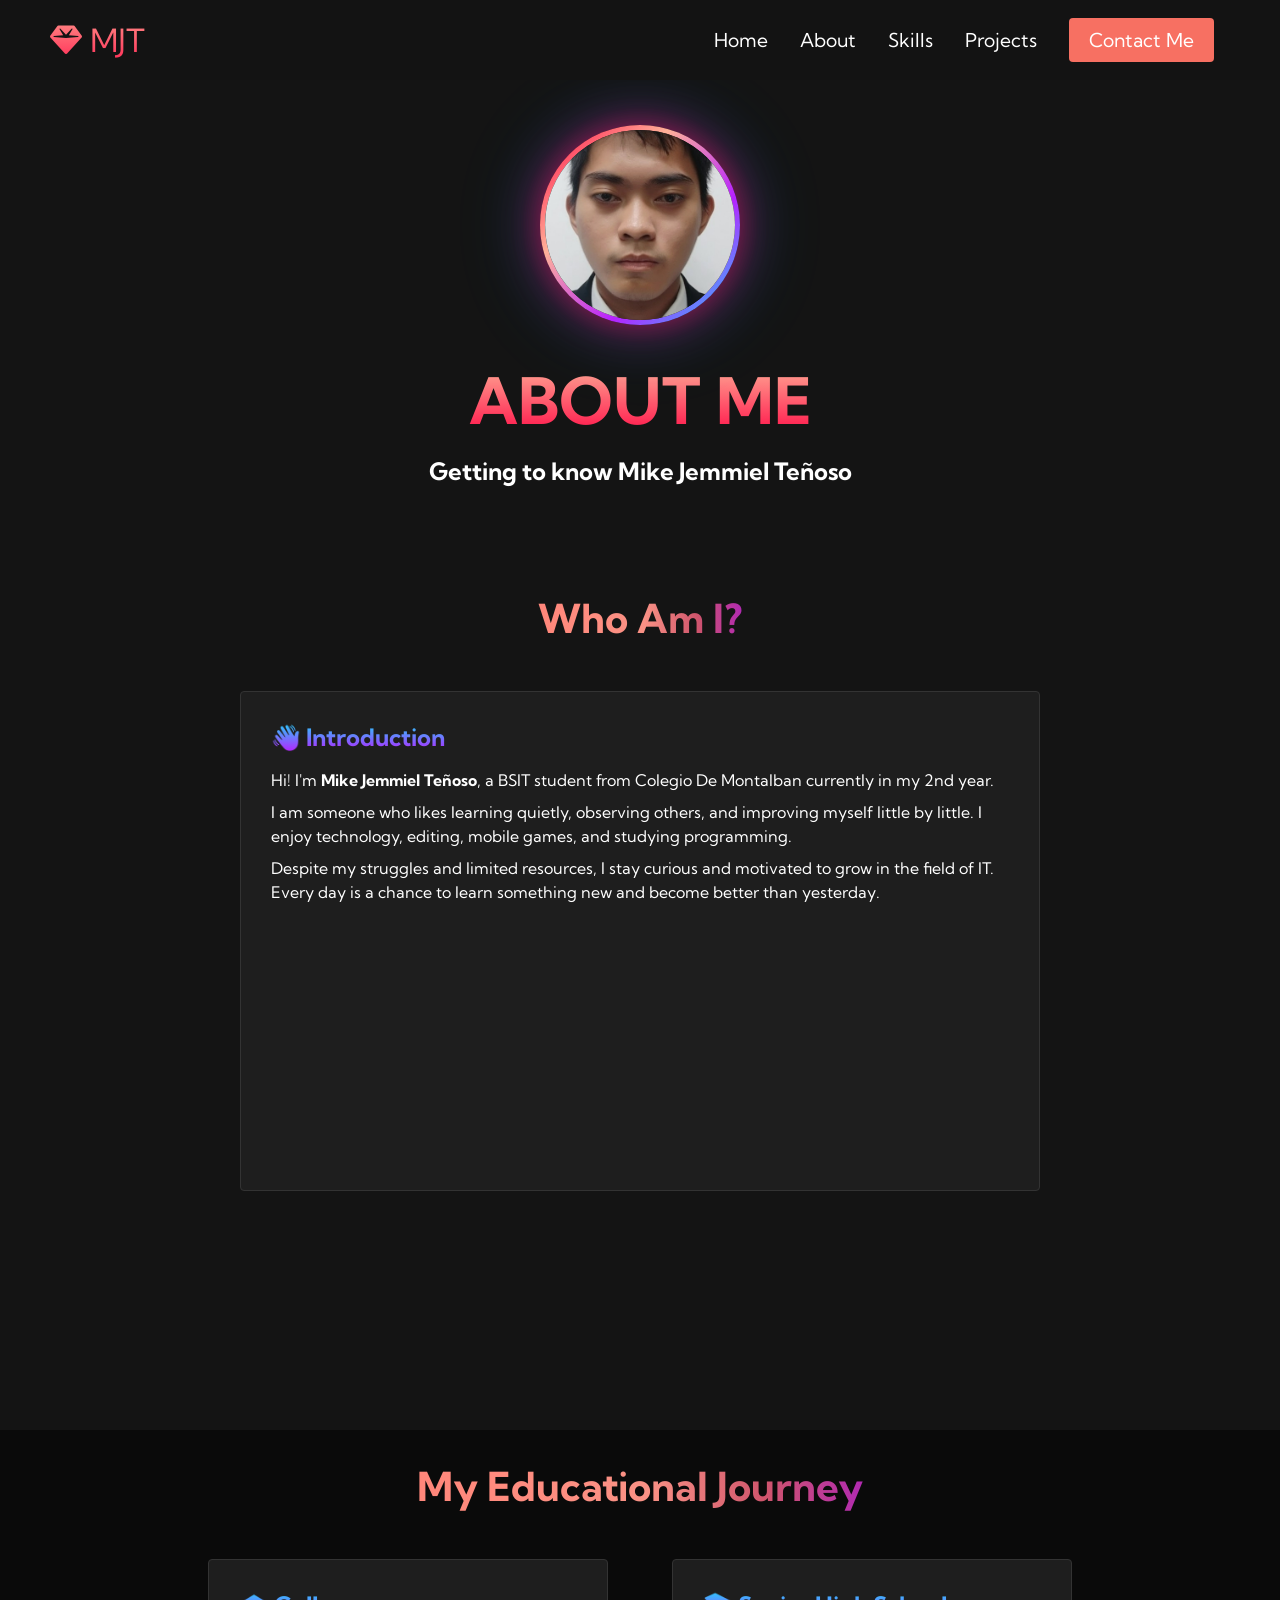
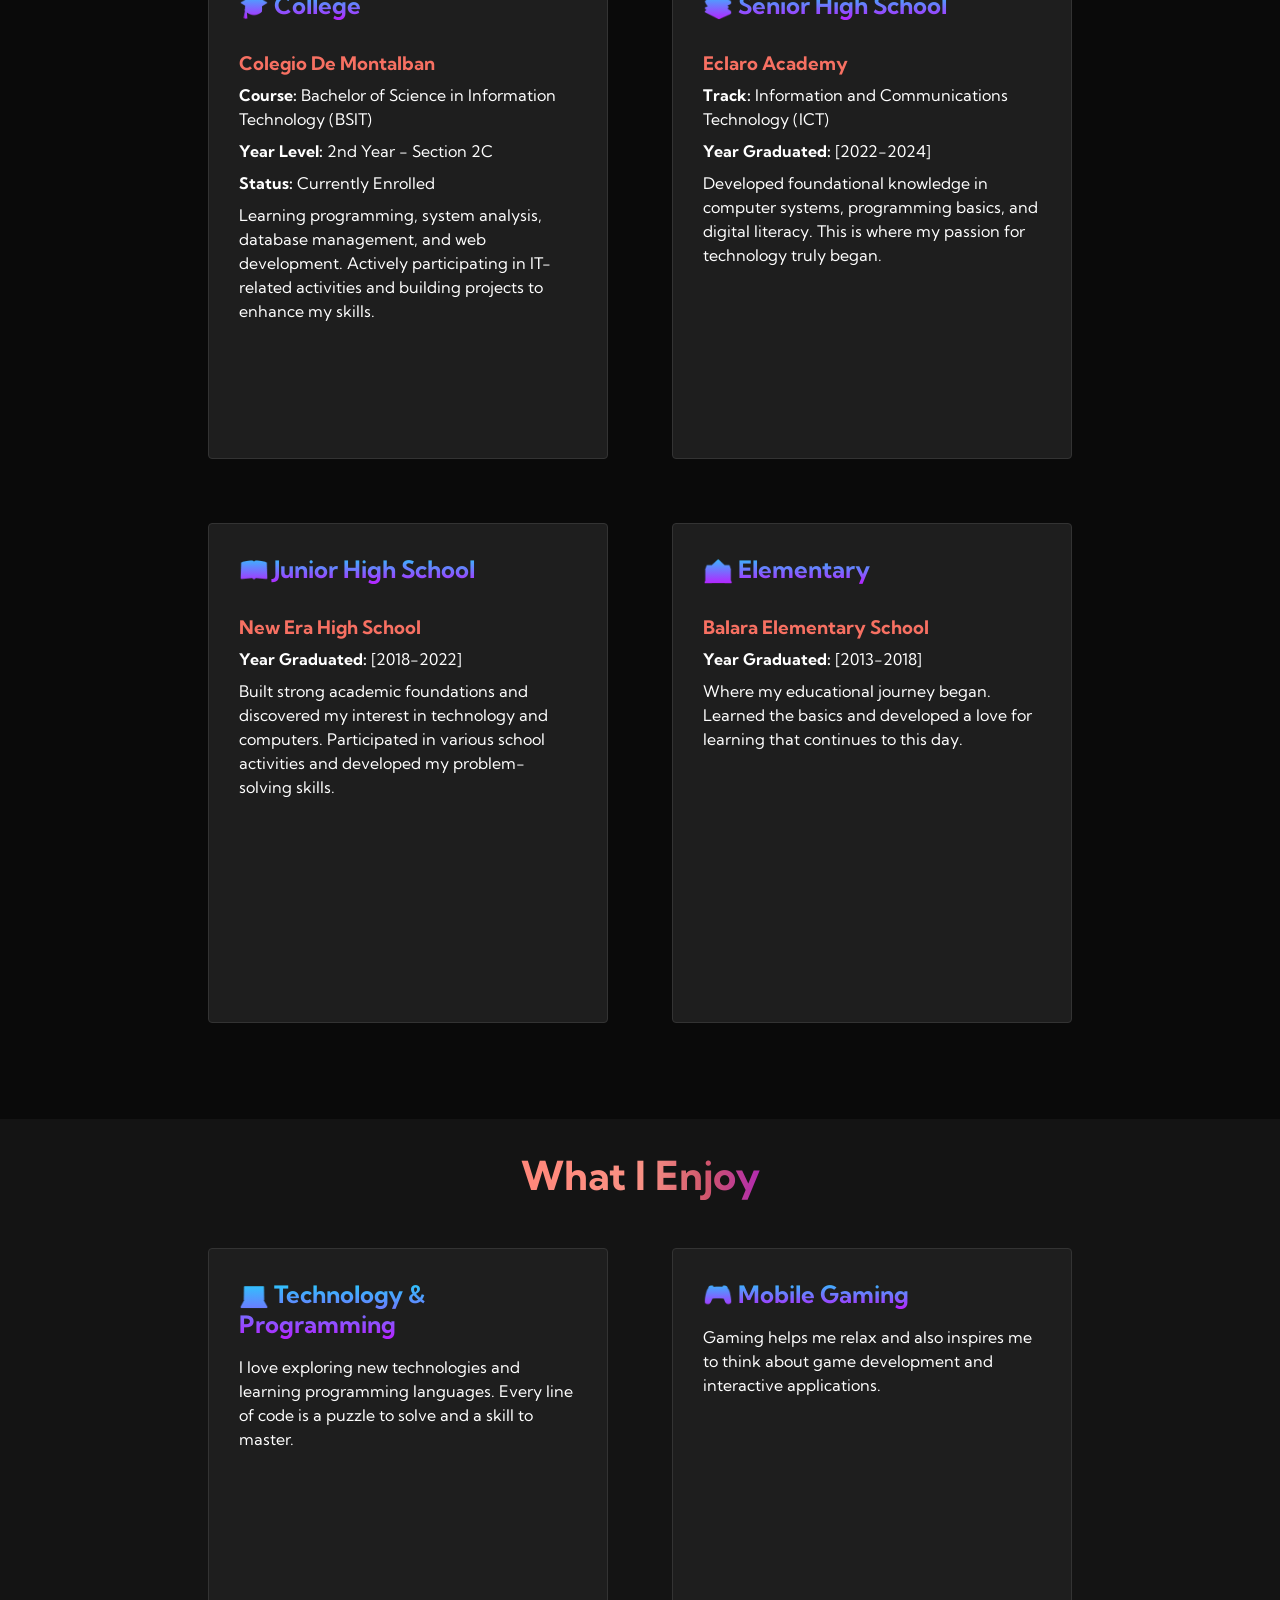
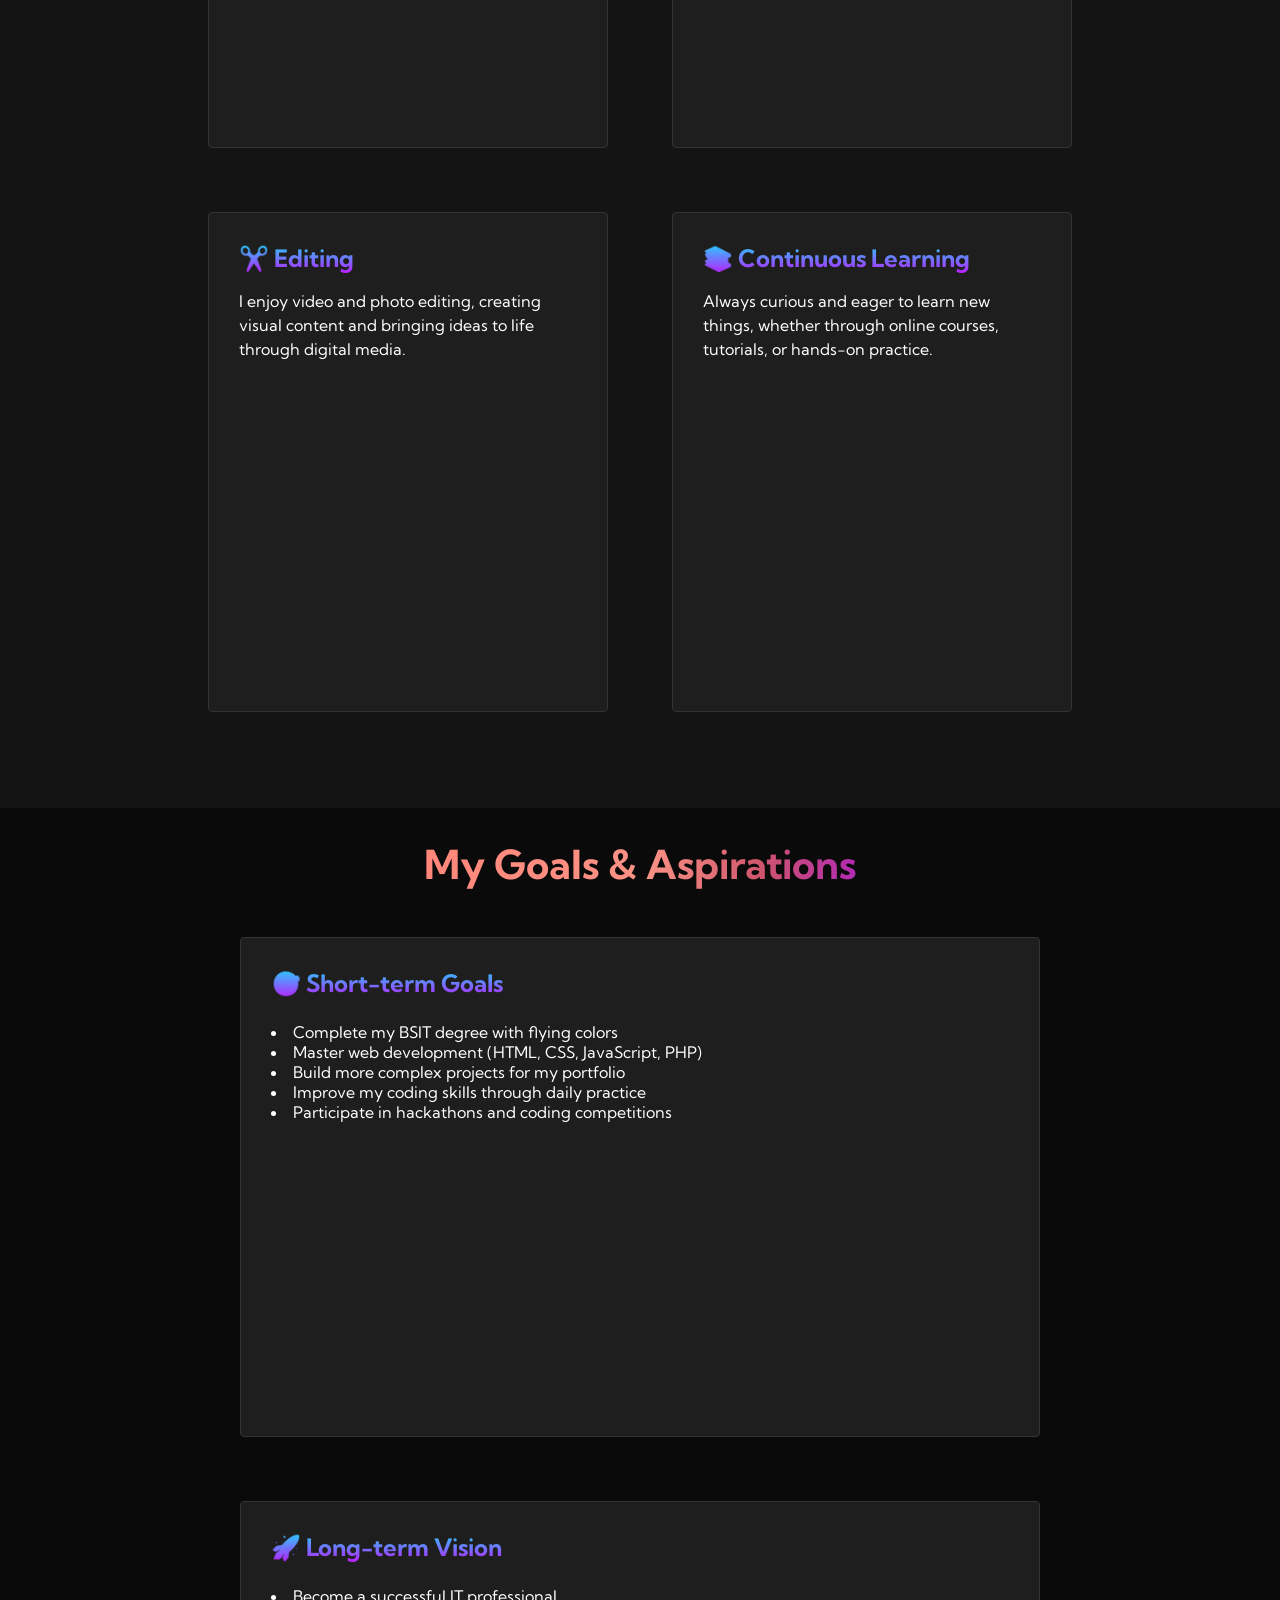
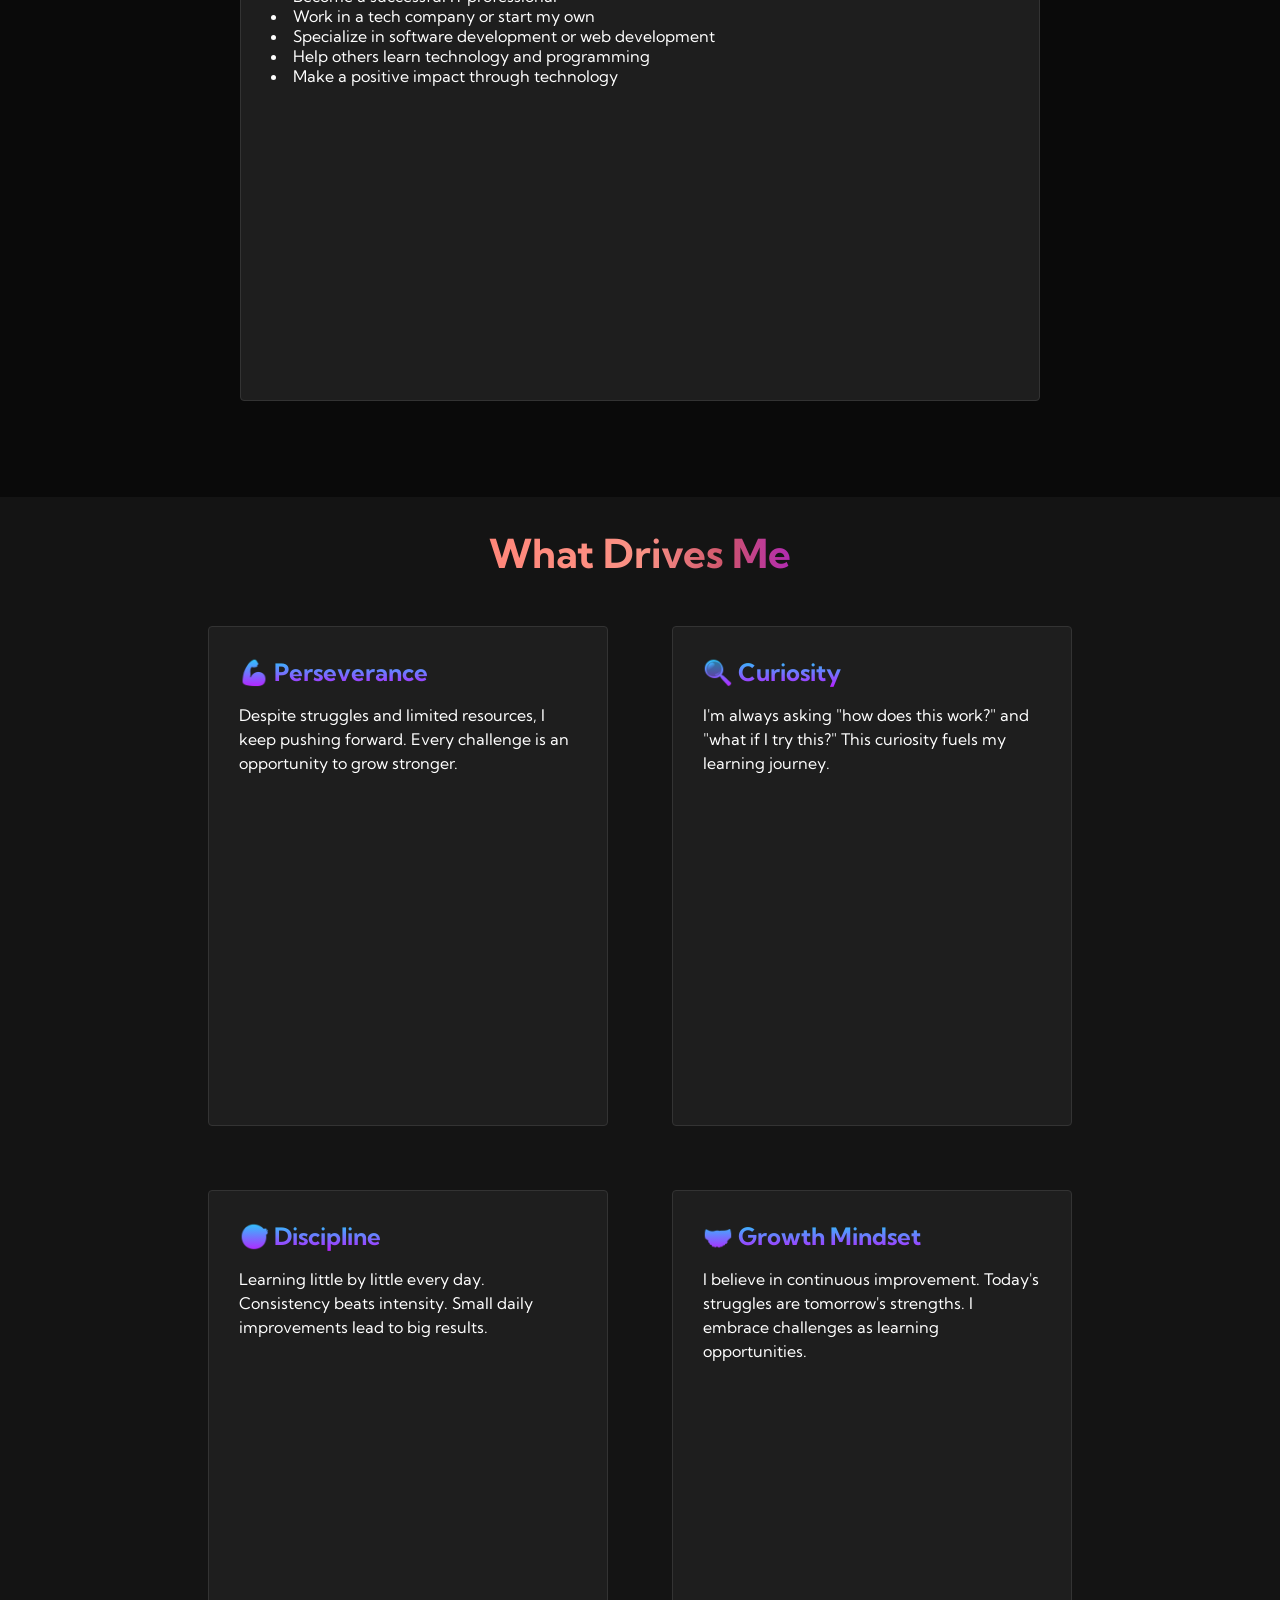
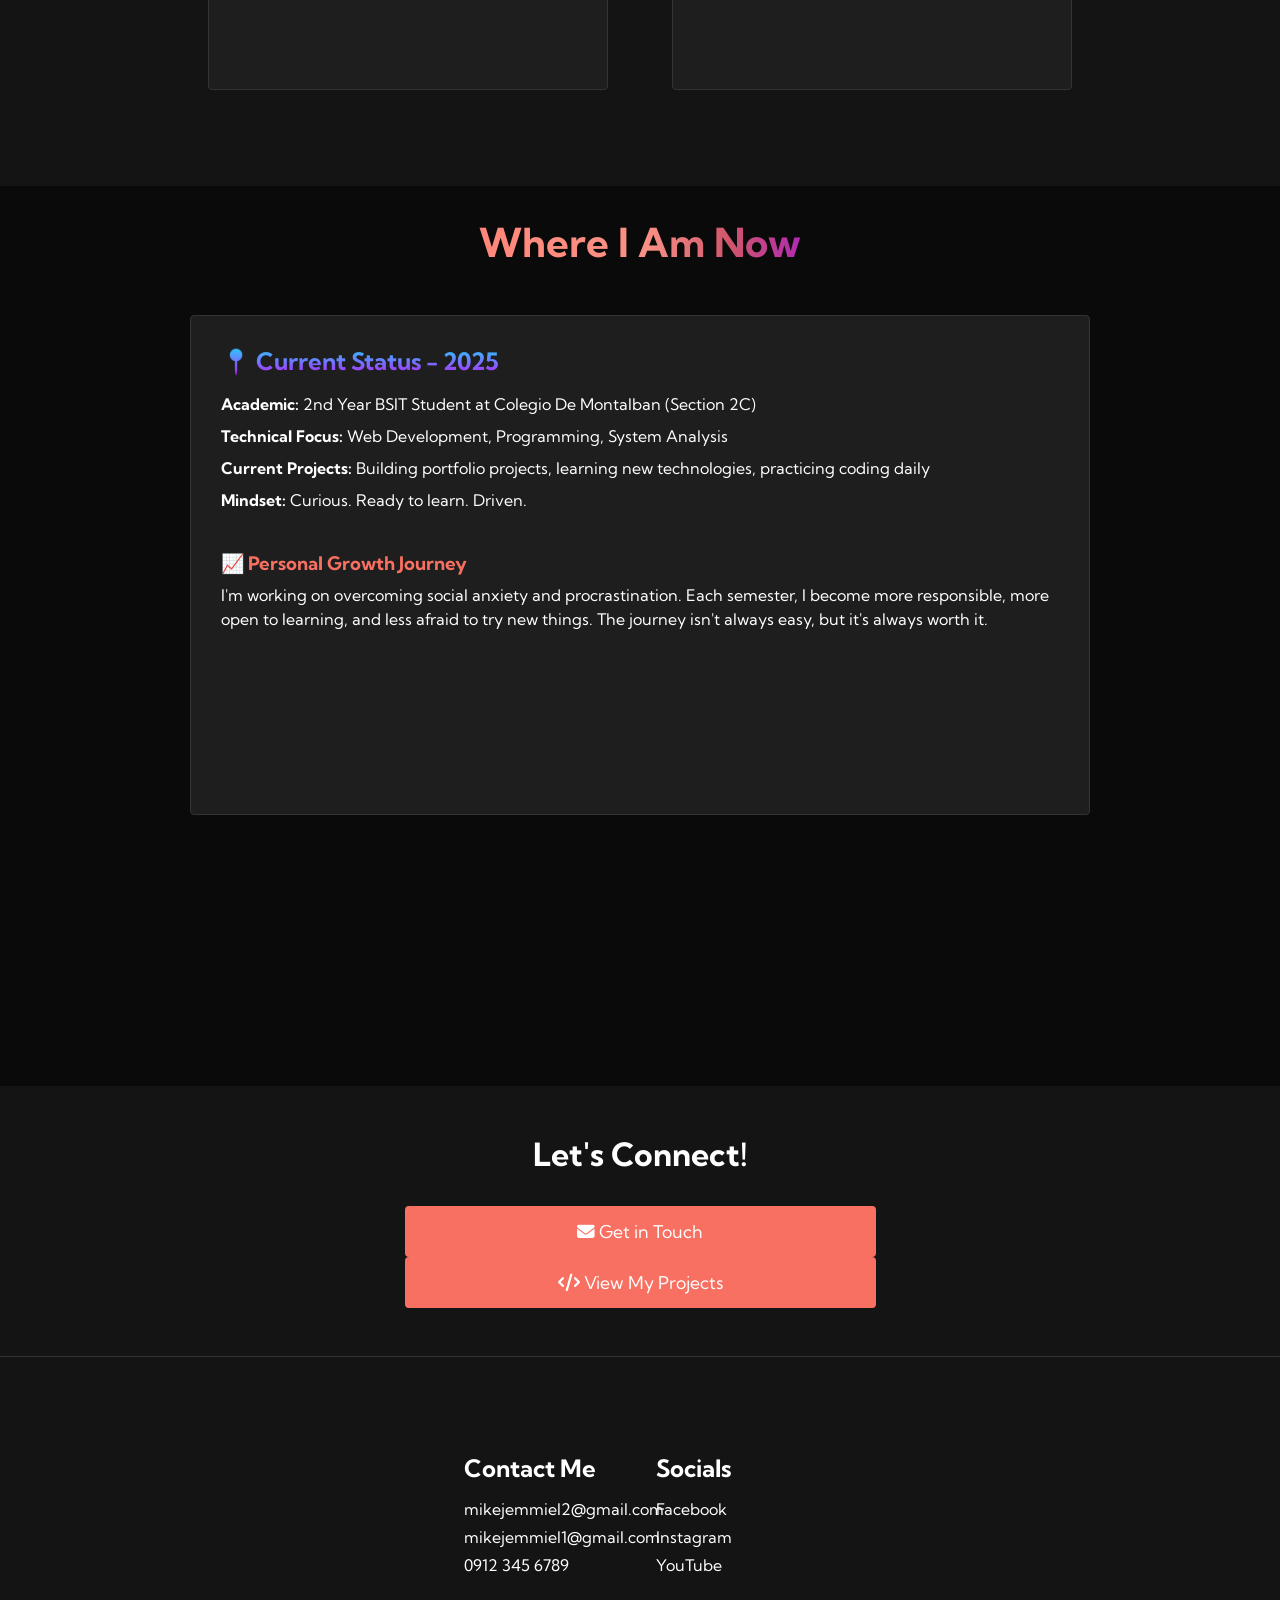
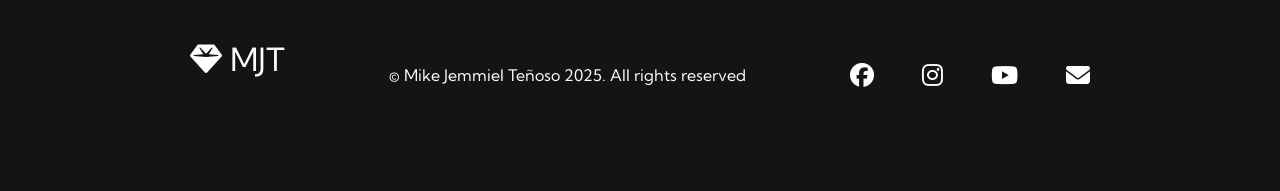
<file: about.html>
<!DOCTYPE html>
<html lang="en">

<head>
    <meta charset="UTF-8" />
    <meta name="viewport" content="width=device-width, initial-scale=1.0, maximum-scale=1" />
    <meta property="og:title" content="About Me | Mike Jemmiel Teñoso" />
    <meta property="og:description" content="Learn more about Mike Jemmiel Teñoso – BSIT Student" />
    
    <!-- Fonts -->
    <link rel="preconnect" href="https://fonts.googleapis.com">
    <link rel="preconnect" href="https://fonts.gstatic.com" crossorigin>
    <link href="https://fonts.googleapis.com/css2?family=Kumbh+Sans:wght@300;400;700&display=swap" rel="stylesheet">

    <!-- Font Awesome -->
    <link rel="stylesheet" href="https://cdnjs.cloudflare.com/ajax/libs/font-awesome/6.4.0/css/all.min.css">

    <!-- Custom CSS -->
    <link rel="stylesheet" href="custom.css">

    <title>About Me | Mike Jemmiel Teñoso</title>
</head>

<body>
    <!-- Navbar Section -->
    <nav class="navbar">
        <div class="navbar__container">
            <a href="index.html" class="navbar__logo" id="navbar__logo">
                <i class="fas fa-gem"></i> MJT
            </a>

            <div class="navbar__toggle" id="mobile-menu">
                <span class="bar"></span>
                <span class="bar"></span>
                <span class="bar"></span>
            </div>

            <ul class="navbar__menu">
    <li class="navbar__item"><a href="index.html" class="navbar__links">Home</a></li>
    <li class="navbar__item"><a href="about.html" class="navbar__links">About</a></li>
    <li class="navbar__item"><a href="skills.html" class="navbar__links">Skills</a></li>
    <li class="navbar__item"><a href="projects.html" class="navbar__links">Projects</a></li>
    <li class="navbar__btn"><a href="index.html#contact" class="button">Contact Me</a></li>
            </ul>
        </div>
    </nav>

    <!-- About Hero Section -->
    <div class="main" style="height: 50vh;">
        <div class="main__container" style="height: 50vh; grid-template-columns: 1fr;">
            <div class="main__content" style="text-align: center;">
                <div class="profile__photo-container">
                    <img src="mikephoto.jpg" alt="Mike Jemmiel Teñoso" class="profile__photo" />
                </div>
                <h1>ABOUT ME</h1>
                <p style="font-size: 1.5rem; margin-top: 1rem;">Getting to know Mike Jemmiel Teñoso</p>
            </div>
        </div>
    </div>

    <!-- Who Am I Section -->
    <div class="services" style="padding-top: 2rem;">
        <h1>Who Am I?</h1>
        <div class="services__container">
            <div class="services__card" style="width: 100%; max-width: 800px;">
                <h2>👋 Introduction</h2>
                <p>Hi! I'm <strong>Mike Jemmiel Teñoso</strong>, a BSIT student from Colegio De Montalban currently in my 2nd year.</p>
                <p>I am someone who likes learning quietly, observing others, and improving myself little by little. I enjoy technology, editing, mobile games, and studying programming.</p>
                <p>Despite my struggles and limited resources, I stay curious and motivated to grow in the field of IT. Every day is a chance to learn something new and become better than yesterday.</p>
            </div>
        </div>
    </div>

    <!-- Educational Journey Section -->
    <div class="services" style="background: #0a0a0a;">
        <h1>My Educational Journey</h1>
        <div class="services__container">
            
            <!-- College -->
            <div class="services__card">
                <h2>🎓 College</h2>
                <h3>Colegio De Montalban</h3>
                <p><strong>Course:</strong> Bachelor of Science in Information Technology (BSIT)</p>
                <p><strong>Year Level:</strong> 2nd Year - Section 2C</p>
                <p><strong>Status:</strong> Currently Enrolled</p>
                <p>Learning programming, system analysis, database management, and web development. Actively participating in IT-related activities and building projects to enhance my skills.</p>
            </div>

            <!-- Senior High School -->
            <div class="services__card">
                <h2>📚 Senior High School</h2>
                <h3>Eclaro Academy</h3>
                <p><strong>Track:</strong> Information and Communications Technology (ICT)</p>
                <p><strong>Year Graduated:</strong> [2022-2024]</p>
                <p>Developed foundational knowledge in computer systems, programming basics, and digital literacy. This is where my passion for technology truly began.</p>
            </div>

            <!-- Junior High School -->
            <div class="services__card">
                <h2>📖 Junior High School</h2>
                <h3>New Era High School</h3>
                <p><strong>Year Graduated:</strong> [2018-2022]</p>
                <p>Built strong academic foundations and discovered my interest in technology and computers. Participated in various school activities and developed my problem-solving skills.</p>
            </div>

            <!-- Elementary -->
            <div class="services__card">
                <h2>🏫 Elementary</h2>
                <h3>Balara Elementary School</h3>
                <p><strong>Year Graduated:</strong> [2013-2018]</p>
                <p>Where my educational journey began. Learned the basics and developed a love for learning that continues to this day.</p>
            </div>

        </div>
    </div>

    <!-- Personal Interests Section -->
    <div class="services">
        <h1>What I Enjoy</h1>
        <div class="services__container">
            
            <div class="services__card">
                <h2>💻 Technology & Programming</h2>
                <p>I love exploring new technologies and learning programming languages. Every line of code is a puzzle to solve and a skill to master.</p>
            </div>

            <div class="services__card">
                <h2>🎮 Mobile Gaming</h2>
                <p>Gaming helps me relax and also inspires me to think about game development and interactive applications.</p>
            </div>

            <div class="services__card">
                <h2>✂️ Editing</h2>
                <p>I enjoy video and photo editing, creating visual content and bringing ideas to life through digital media.</p>
            </div>

            <div class="services__card">
                <h2>📚 Continuous Learning</h2>
                <p>Always curious and eager to learn new things, whether through online courses, tutorials, or hands-on practice.</p>
            </div>

        </div>
    </div>

    <!-- Goals & Aspirations Section -->
    <div class="services" style="background: #0a0a0a;">
        <h1>My Goals & Aspirations</h1>
        <div class="services__container">
            
            <div class="services__card" style="width: 100%; max-width: 800px;">
                <h2>🎯 Short-term Goals</h2>
                <ul>
                    <li>Complete my BSIT degree with flying colors</li>
                    <li>Master web development (HTML, CSS, JavaScript, PHP)</li>
                    <li>Build more complex projects for my portfolio</li>
                    <li>Improve my coding skills through daily practice</li>
                    <li>Participate in hackathons and coding competitions</li>
                </ul>
            </div>

            <div class="services__card" style="width: 100%; max-width: 800px;">
                <h2>🚀 Long-term Vision</h2>
                <ul>
                    <li>Become a successful IT professional</li>
                    <li>Work in a tech company or start my own</li>
                    <li>Specialize in software development or web development</li>
                    <li>Help others learn technology and programming</li>
                    <li>Make a positive impact through technology</li>
                </ul>
            </div>

        </div>
    </div>

    <!-- Personal Values Section -->
    <div class="services">
        <h1>What Drives Me</h1>
        <div class="services__container">
            
            <div class="services__card">
                <h2>💪 Perseverance</h2>
                <p>Despite struggles and limited resources, I keep pushing forward. Every challenge is an opportunity to grow stronger.</p>
            </div>

            <div class="services__card">
                <h2>🔍 Curiosity</h2>
                <p>I'm always asking "how does this work?" and "what if I try this?" This curiosity fuels my learning journey.</p>
            </div>

            <div class="services__card">
                <h2>🎯 Discipline</h2>
                <p>Learning little by little every day. Consistency beats intensity. Small daily improvements lead to big results.</p>
            </div>

            <div class="services__card">
                <h2>🤝 Growth Mindset</h2>
                <p>I believe in continuous improvement. Today's struggles are tomorrow's strengths. I embrace challenges as learning opportunities.</p>
            </div>

        </div>
    </div>

    <!-- Current Status Section -->
    <div class="services" style="background: #0a0a0a;">
        <h1>Where I Am Now</h1>
        <div class="services__container">
            <div class="services__card" style="width: 100%; max-width: 900px;">
                <h2>📍 Current Status - 2025</h2>
                <p><strong>Academic:</strong> 2nd Year BSIT Student at Colegio De Montalban (Section 2C)</p>
                <p><strong>Technical Focus:</strong> Web Development, Programming, System Analysis</p>
                <p><strong>Current Projects:</strong> Building portfolio projects, learning new technologies, practicing coding daily</p>
                <p><strong>Mindset:</strong> Curious. Ready to learn. Driven.</p>
                
                <h3 style="margin-top: 2rem; color: #f77062;">📈 Personal Growth Journey</h3>
                <p>I'm working on overcoming social anxiety and procrastination. Each semester, I become more responsible, more open to learning, and less afraid to try new things. The journey isn't always easy, but it's always worth it.</p>
            </div>
        </div>
    </div>

    <!-- Call to Action -->
    <div class="services" style="padding: 3rem 0; min-height: auto;">
        <div style="text-align: center;">
            <h2 style="color: white; margin-bottom: 2rem; font-size: 2rem;">Let's Connect!</h2>
            <a href="index.html#contact" class="button" style="display: inline-block; padding: 15px 40px; font-size: 1.1rem; text-decoration: none; margin-right: 1rem;">
                <i class="fas fa-envelope"></i> Get in Touch
            </a>
            <a href="projects.html" class="button" style="display: inline-block; padding: 15px 40px; font-size: 1.1rem; text-decoration: none;">
                <i class="fas fa-code"></i> View My Projects
            </a>
        </div>
    </div>

    <!-- Footer Section -->
    <div class="footer__container" id="contact">
        <div class="footer__links">
            <div class="footer__link-wrapper">
                <div class="footer__link-items">
                    <h2>Contact Me</h2>
                    <a href="mailto:mikejemmiel2@gmail.com">mikejemmiel2@gmail.com</a>
                    <a href="mailto:mikejemmiel1@gmail.com">mikejemmiel1@gmail.com</a>
                    <a href="tel:+639000000000">0912 345 6789</a>
                </div>
                <div class="footer__link-items">
                    <h2>Socials</h2>
                    <a href="https://www.facebook.com/mikejemmiel.tenoso" target="_blank">Facebook</a>
                    <a href="https://www.instagram.com/dankunwel12" target="_blank">Instagram</a>
                    <a href="https://youtube.com/@mikejemmieltenoso3685" target="_blank">YouTube</a>
                </div>
            </div>
        </div>
        <section class="social__media">
            <div class="social__media-wrap">
                <div class="footer__logo">
                    <a href="index.html" id="footer__logo"><i class="fas fa-gem"></i> MJT</a>
                </div>
                <p class="website__rights">© Mike Jemmiel Teñoso 2025. All rights reserved</p>
                <div class="social__icons">
                    <a href="https://www.facebook.com/mikejemmiel.tenoso" class="social__icon-link" target="_blank">
                        <i class="fab fa-facebook"></i>
                    </a>
                    <a href="https://www.instagram.com/dankunwel12" class="social__icon-link" target="_blank">
                        <i class="fab fa-instagram"></i>
                    </a>
                    <a href="https://youtube.com/@mikejemmieltenoso3685" class="social__icon-link" target="_blank">
                        <i class="fab fa-youtube"></i>
                    </a>
                    <a href="mailto:mikejemmiel2@gmail.com" class="social__icon-link">
                        <i class="fas fa-envelope"></i>
                    </a>
                </div>
            </div>
        </section>
    </div>

    <!-- Main Script -->
    <script src="ey.js"></script>
</body>
  </html>
</file>
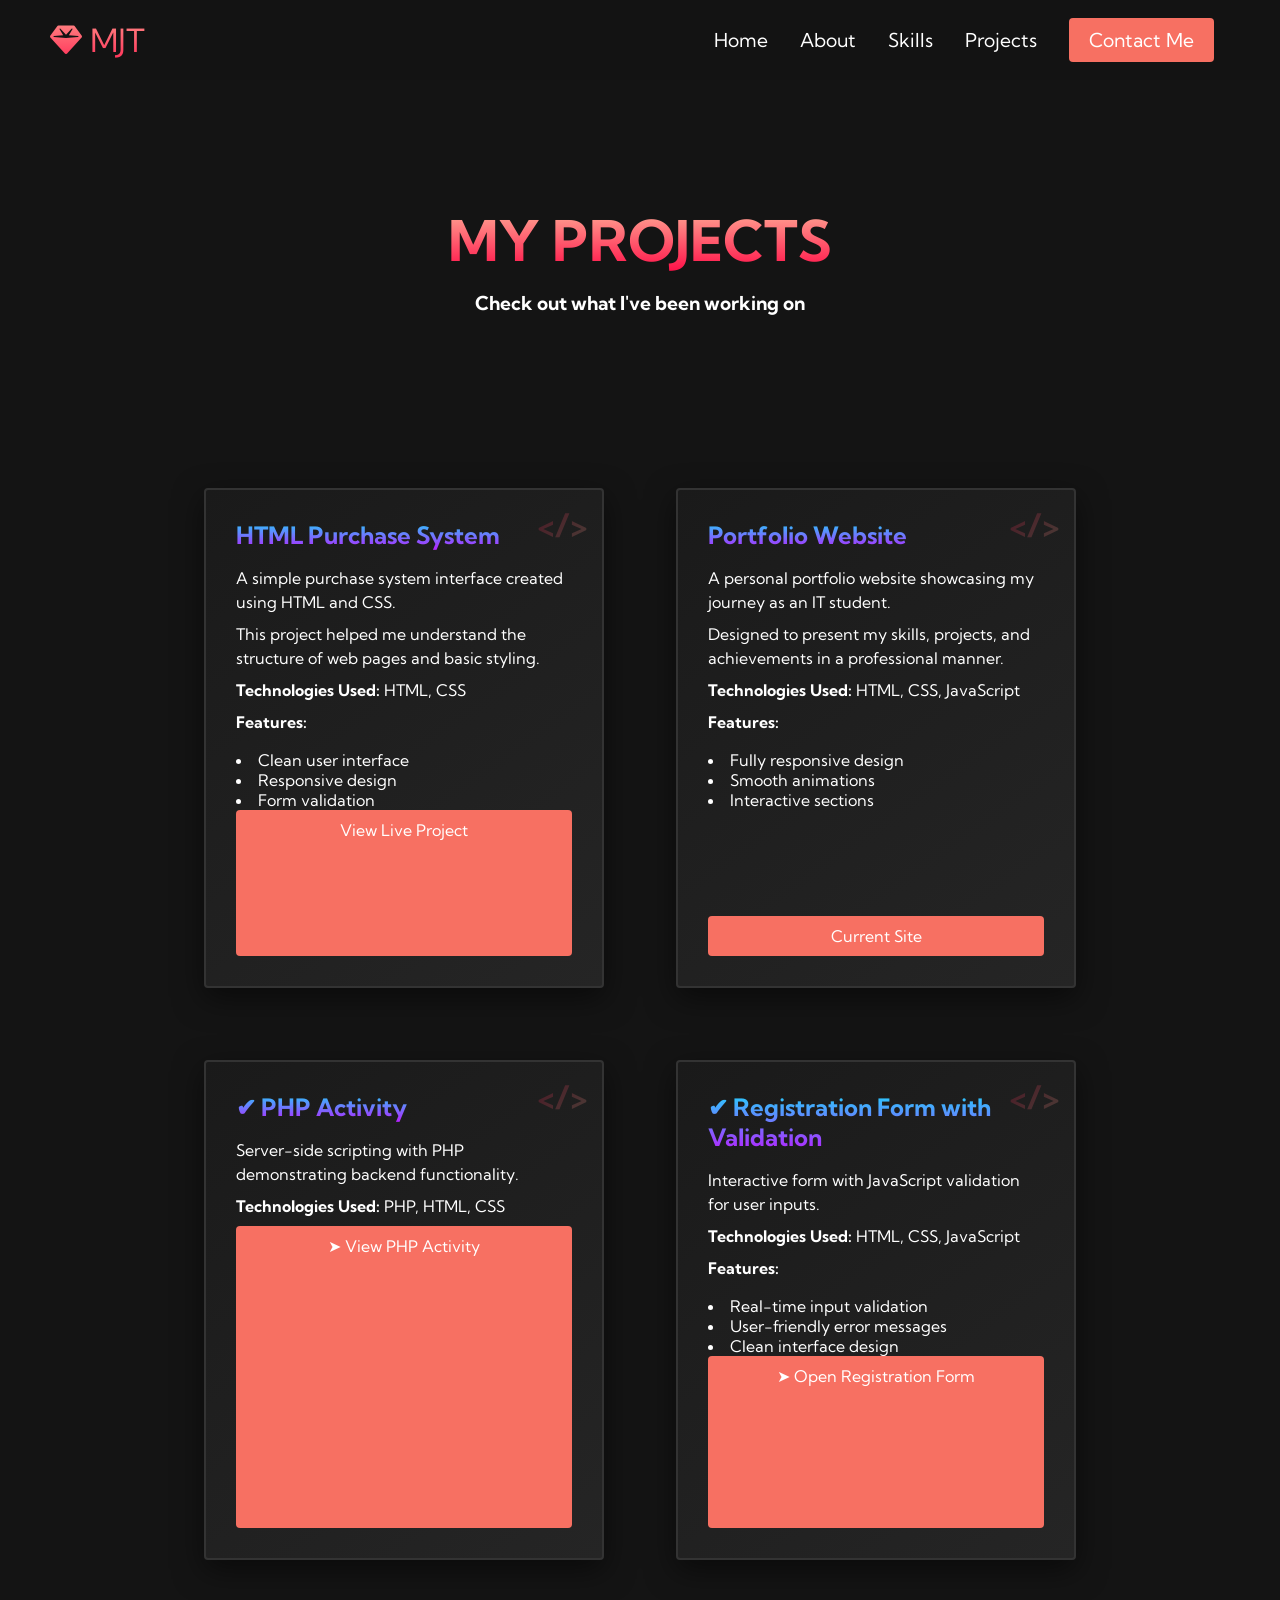
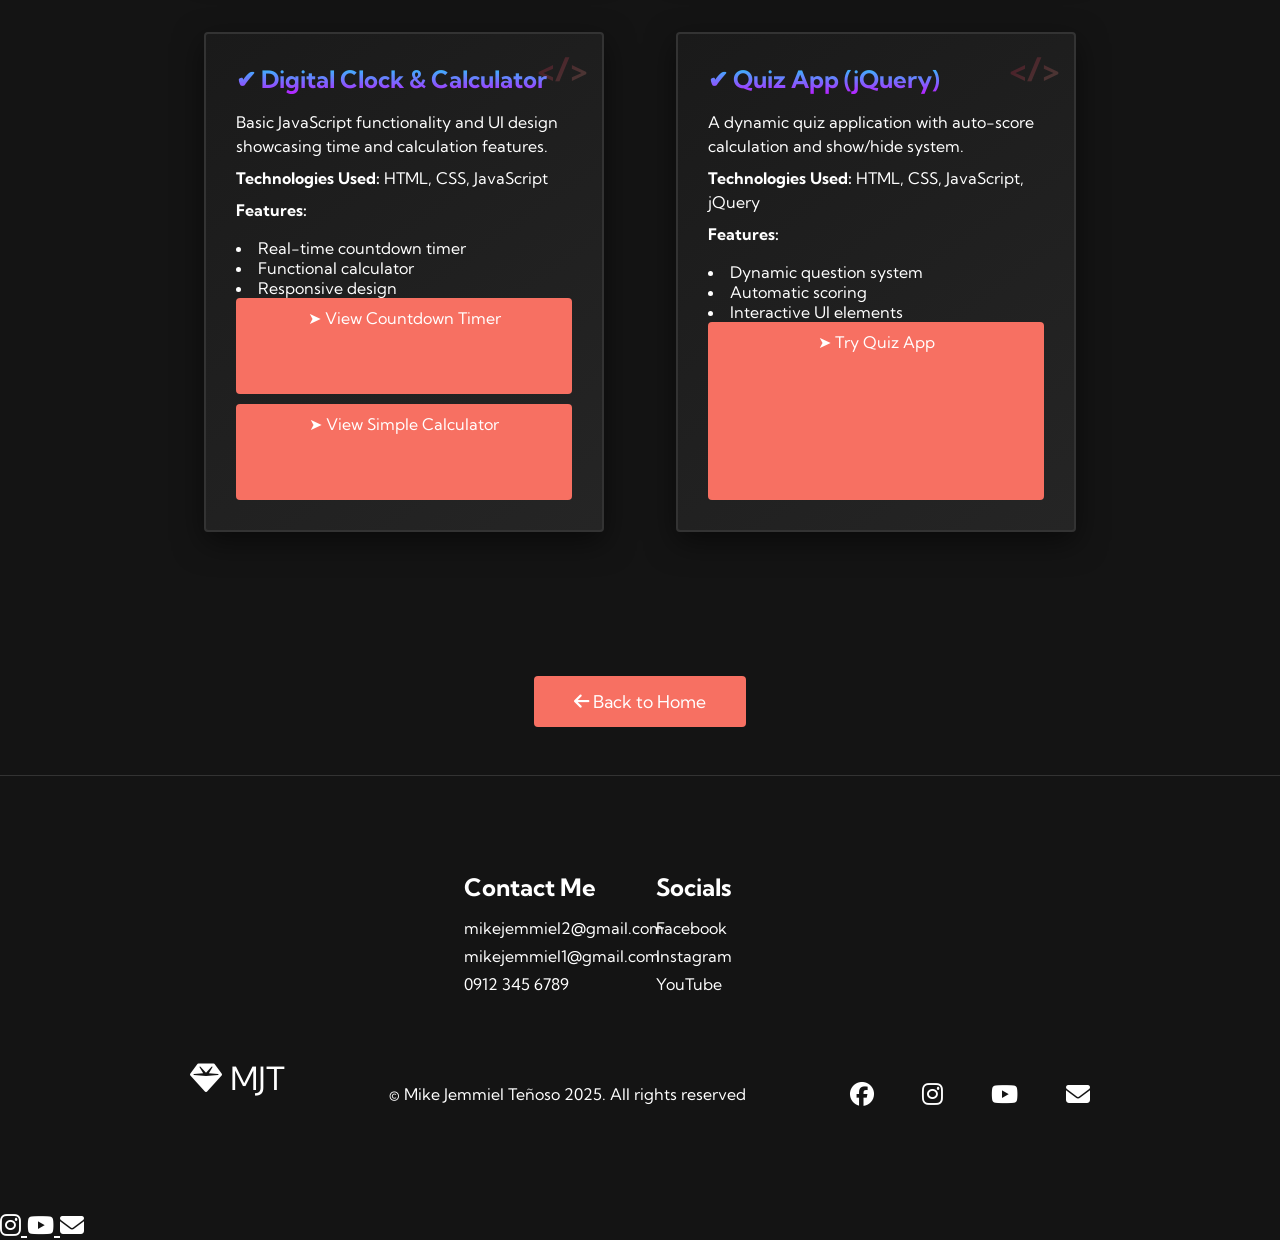
<file: projects.html>
<!DOCTYPE html>
<html lang="en">

<head>
    <meta charset="UTF-8" />
    <meta name="viewport" content="width=device-width, initial-scale=1.0, maximum-scale=1" />
    <meta property="og:title" content="My Projects | Mike Jemmiel Teñoso" />
    <meta property="og:description" content="Projects by Mike Jemmiel Teñoso – BSIT Student" />
    
    <!-- Fonts -->
    <link rel="preconnect" href="https://fonts.googleapis.com">
    <link rel="preconnect" href="https://fonts.gstatic.com" crossorigin>
    <link href="https://fonts.googleapis.com/css2?family=Kumbh+Sans:wght@300;400;700&display=swap" rel="stylesheet">

    <!-- Font Awesome -->
    <link rel="stylesheet" href="https://cdnjs.cloudflare.com/ajax/libs/font-awesome/6.4.0/css/all.min.css">

    <!-- Custom CSS -->
    <link rel="stylesheet" href="custom.css">

    <title>My Projects | Mike Jemmiel Teñoso</title>
</head>

<body>
    <!-- Navbar Section -->
    <nav class="navbar">
        <div class="navbar__container">
            <a href="index.html" class="navbar__logo" id="navbar__logo">
                <i class="fas fa-gem"></i> MJT
            </a>

            <div class="navbar__toggle" id="mobile-menu">
                <span class="bar"></span>
                <span class="bar"></span>
                <span class="bar"></span>
            </div>

            <ul class="navbar__menu">
    <li class="navbar__item"><a href="index.html" class="navbar__links">Home</a></li>
    <li class="navbar__item"><a href="about.html" class="navbar__links">About</a></li>
    <li class="navbar__item"><a href="skills.html" class="navbar__links">Skills</a></li>
    <li class="navbar__item"><a href="projects.html" class="navbar__links">Projects</a></li>
    <li class="navbar__btn"><a href="index.html#contact" class="button">Contact Me</a></li>
</ul>
        </div>
    </nav>

    <!-- Projects Hero Section -->
    <div class="main" style="height: 40vh;">
        <div class="main__container" style="height: 40vh;">
            <div class="main__content" style="text-align: center; grid-column: 1 / -1;">
                <h1 style="font-size: 3.5rem;">MY PROJECTS</h1>
                <p style="font-size: 1.2rem; margin-top: 1rem;">Check out what I've been working on</p>
            </div>
        </div>
    </div>

    <!-- Projects Section -->
    <div class="services" id="projects" style="padding-top: 2rem;">
        <div class="services__container">
            
            <!-- Project 1 -->
            <div class="services__card">
                <h2>HTML Purchase System</h2>
                <p>A simple purchase system interface created using HTML and CSS.</p>
                <p>This project helped me understand the structure of web pages and basic styling.</p>
                <p><strong>Technologies Used:</strong> HTML, CSS</p>
                <p><strong>Features:</strong></p>
                <ul>
                    <li>Clean user interface</li>
                    <li>Responsive design</li>
                    <li>Form validation</li>
                </ul>
                <a href="https://tanmanpo.github.io/Projectgit/" target="_blank" class="button" style="text-decoration:none; color:white;">View Live Project</a>
            </div>

            <!-- Project 2 -->
            <div class="services__card">
                <h2>Portfolio Website</h2>
                <p>A personal portfolio website showcasing my journey as an IT student.</p>
                <p>Designed to present my skills, projects, and achievements in a professional manner.</p>
                <p><strong>Technologies Used:</strong> HTML, CSS, JavaScript</p>
                <p><strong>Features:</strong></p>
                <ul>
                    <li>Fully responsive design</li>
                    <li>Smooth animations</li>
                    <li>Interactive sections</li>
                </ul>
                <button>Current Site</button>
            </div>

            <!-- Project 3 -->
            <div class="services__card">
                <h2>✔ PHP Activity</h2>
                <p>Server-side scripting with PHP demonstrating backend functionality.</p>
                <p><strong>Technologies Used:</strong> PHP, HTML, CSS</p>
                <a href="#" target="_blank" class="button" style="text-decoration:none; color:white;">➤ View PHP Activity</a>
            </div>

            <!-- Project 4 -->
            <div class="services__card">
                <h2>✔ Registration Form with Validation</h2>
                <p>Interactive form with JavaScript validation for user inputs.</p>
                <p><strong>Technologies Used:</strong> HTML, CSS, JavaScript</p>
                <p><strong>Features:</strong></p>
                <ul>
                    <li>Real-time input validation</li>
                    <li>User-friendly error messages</li>
                    <li>Clean interface design</li>
                </ul>
                <a href="https://ryanauman2-tech.github.io/studentform-with-validation-/" target="_blank" class="button" style="text-decoration:none; color:white;">➤ Open Registration Form</a>
            </div>

            <!-- Project 5 -->
            <div class="services__card">
                <h2>✔ Digital Clock & Calculator</h2>
                <p>Basic JavaScript functionality and UI design showcasing time and calculation features.</p>
                <p><strong>Technologies Used:</strong> HTML, CSS, JavaScript</p>
                <p><strong>Features:</strong></p>
                <ul>
                    <li>Real-time countdown timer</li>
                    <li>Functional calculator</li>
                    <li>Responsive design</li>
                </ul>
                <a href="https://kylaauman14-sys.github.io/time-bomb-countdown/" target="_blank" class="button" style="text-decoration:none; color:white; margin-bottom: 10px;">➤ View Countdown Timer</a>
                <a href="https://kylaauman14-sys.github.io/simple-calculator-./" target="_blank" class="button" style="text-decoration:none; color:white;">➤ View Simple Calculator</a>
            </div>

            <!-- Project 6 -->
            <div class="services__card">
                <h2>✔ Quiz App (jQuery)</h2>
                <p>A dynamic quiz application with auto-score calculation and show/hide system.</p>
                <p><strong>Technologies Used:</strong> HTML, CSS, JavaScript, jQuery</p>
                <p><strong>Features:</strong></p>
                <ul>
                    <li>Dynamic question system</li>
                    <li>Automatic scoring</li>
                    <li>Interactive UI elements</li>
                </ul>
                <a href="https://kylaauman14-sys.github.io/Dynamic-Quix-App-Jquery/" target="_blank" class="button" style="text-decoration:none; color:white;">➤ Try Quiz App</a>
            </div>

        </div>
    </div>

    <!-- Back to Home Sectioun -->
    <div class="services" style="padding: 3rem 0; min-height: auto;">
        <div style="text-align: center;">
            <a href="index.html" class="button" style="display: inline-block; padding: 15px 40px; font-size: 1.1rem; text-decoration: none;">
                <i class="fas fa-arrow-left"></i> Back to Home
            </a>
        </div>
    </div>

    <!-- Footer Section -->
    <div class="footer__container" id="contact">
        <div class="footer__links">
            <div class="footer__link-wrapper">
                <div class="footer__link-items">
                    <h2>Contact Me</h2>
                    <a href="mailto:mikejemmiel2@gmail.com">mikejemmiel2@gmail.com</a>
                    <a href="mailto:mikejemmiel1@gmail.com">mikejemmiel1@gmail.com</a>
                    <a href="tel:+639000000000">0912 345 6789</a>
                </div>
                <div class="footer__link-items">
                    <h2>Socials</h2>
                    <a href="https://www.facebook.com/mikejemmiel.tenoso" target="_blank">Facebook</a>
                    <a href="https://www.instagram.com/dankunwel12" target="_blank">Instagram</a>
                    <a href="https://youtube.com/@mikejemmieltenoso3685" target="_blank">YouTube</a>
                </div>
            </div>
        </div>
        <section class="social__media">
            <div class="social__media-wrap">
                <div class="footer__logo">
                    <a href="index.html" id="footer__logo"><i class="fas fa-gem"></i> MJT</a>
                </div>
                <p class="website__rights">© Mike Jemmiel Teñoso 2025. All rights reserved</p>
                <div class="social__icons">
                    <a href="https://www.facebook.com/mikejemmiel.tenoso" class="social__icon-link" target="_blank">
                        <i class="fab fa-facebook"></i>
                    </a>
                    <a href="https://www.instagram.com/dankunwel12" class="social__icon-link" target="_blank">
                        <i class="fab fa-instagram"></i>
                    </a>
                    <a href="https://youtube.com/@mikejemmieltenoso3685" class="social__icon-link" target="_blank">
                        <i class="fab fa-youtube"></i>
                    </a>
                    <a href="mailto:mikejemmiel2@gmail.com" class="social__icon-link">
                        <i class="fas fa-envelope"></i>
                    </a>
                </div>
            </div>
        </section>
    </div>

    <!-- Main Script -->
    <script src="ey.js"></script>
</body>
</html>                    <a href="https://www.instagram.com/dankunwel12" class="social__icon-link" target="_blank">
                        <i class="fab fa-instagram"></i>
                    </a>
                    <a href="https://youtube.com/@mikejemmieltenoso3685" class="social__icon-link" target="_blank">
                        <i class="fab fa-youtube"></i>
                    </a>
                    <a href="mailto:mikejemmiel2@gmail.com" class="social__icon-link">
                        <i class="fas fa-envelope"></i>
                    </a>
                </div>
            </div>
        </section>
    </div>

    <!-- Main Script -->
    <script src="ey.js"></script>
</body>
                      </html>
</file>
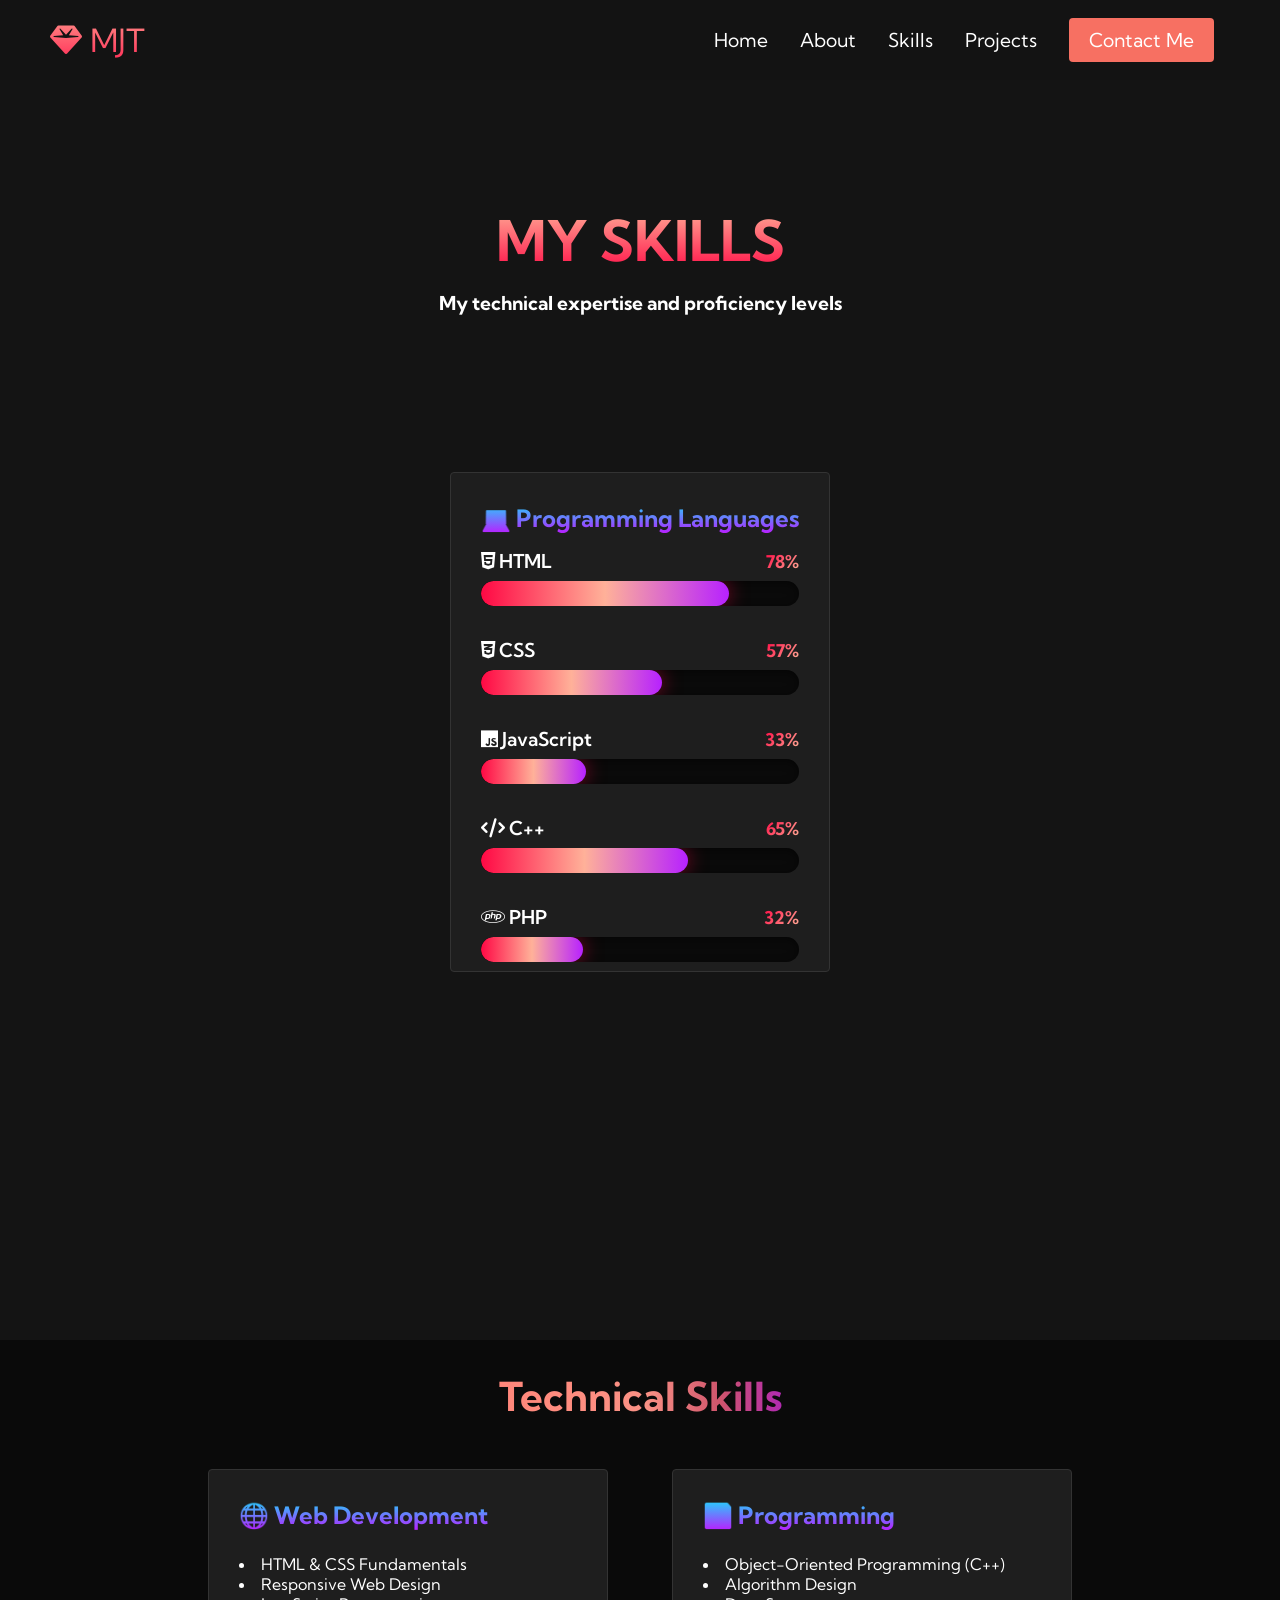
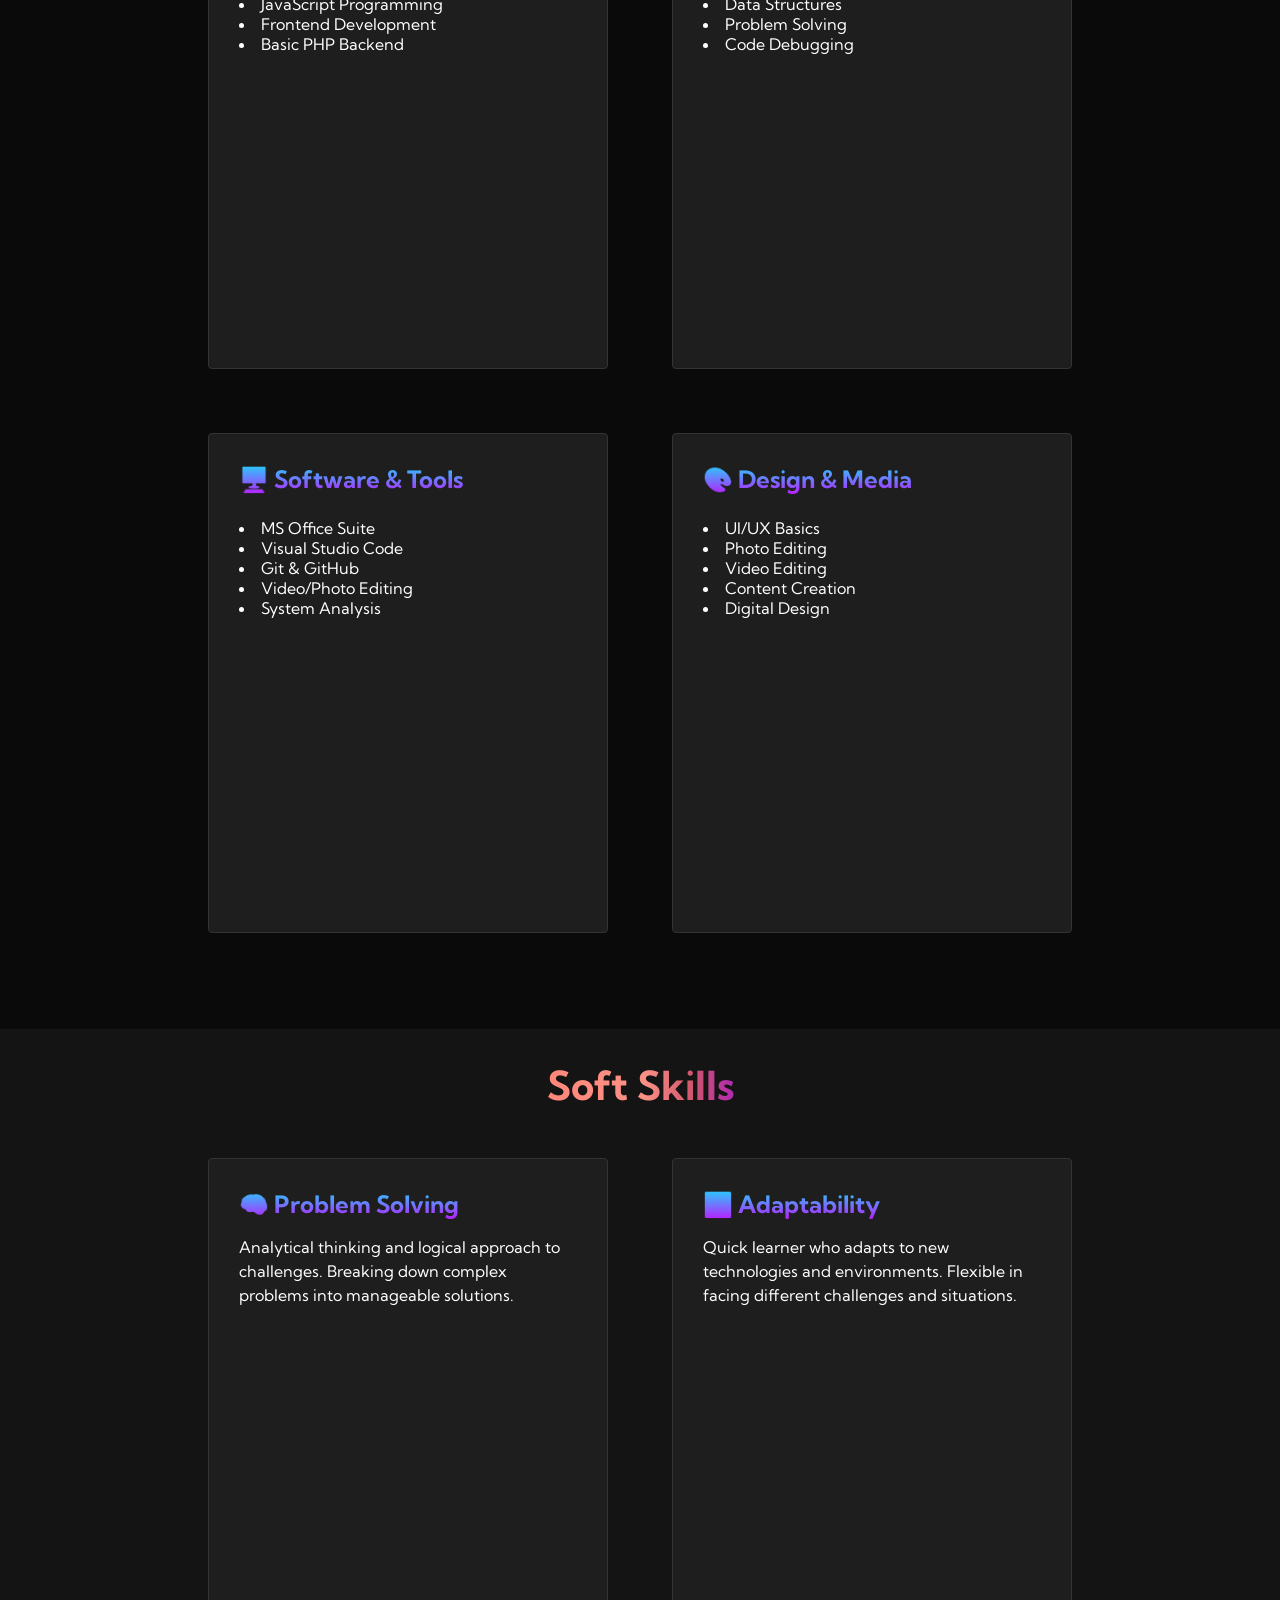
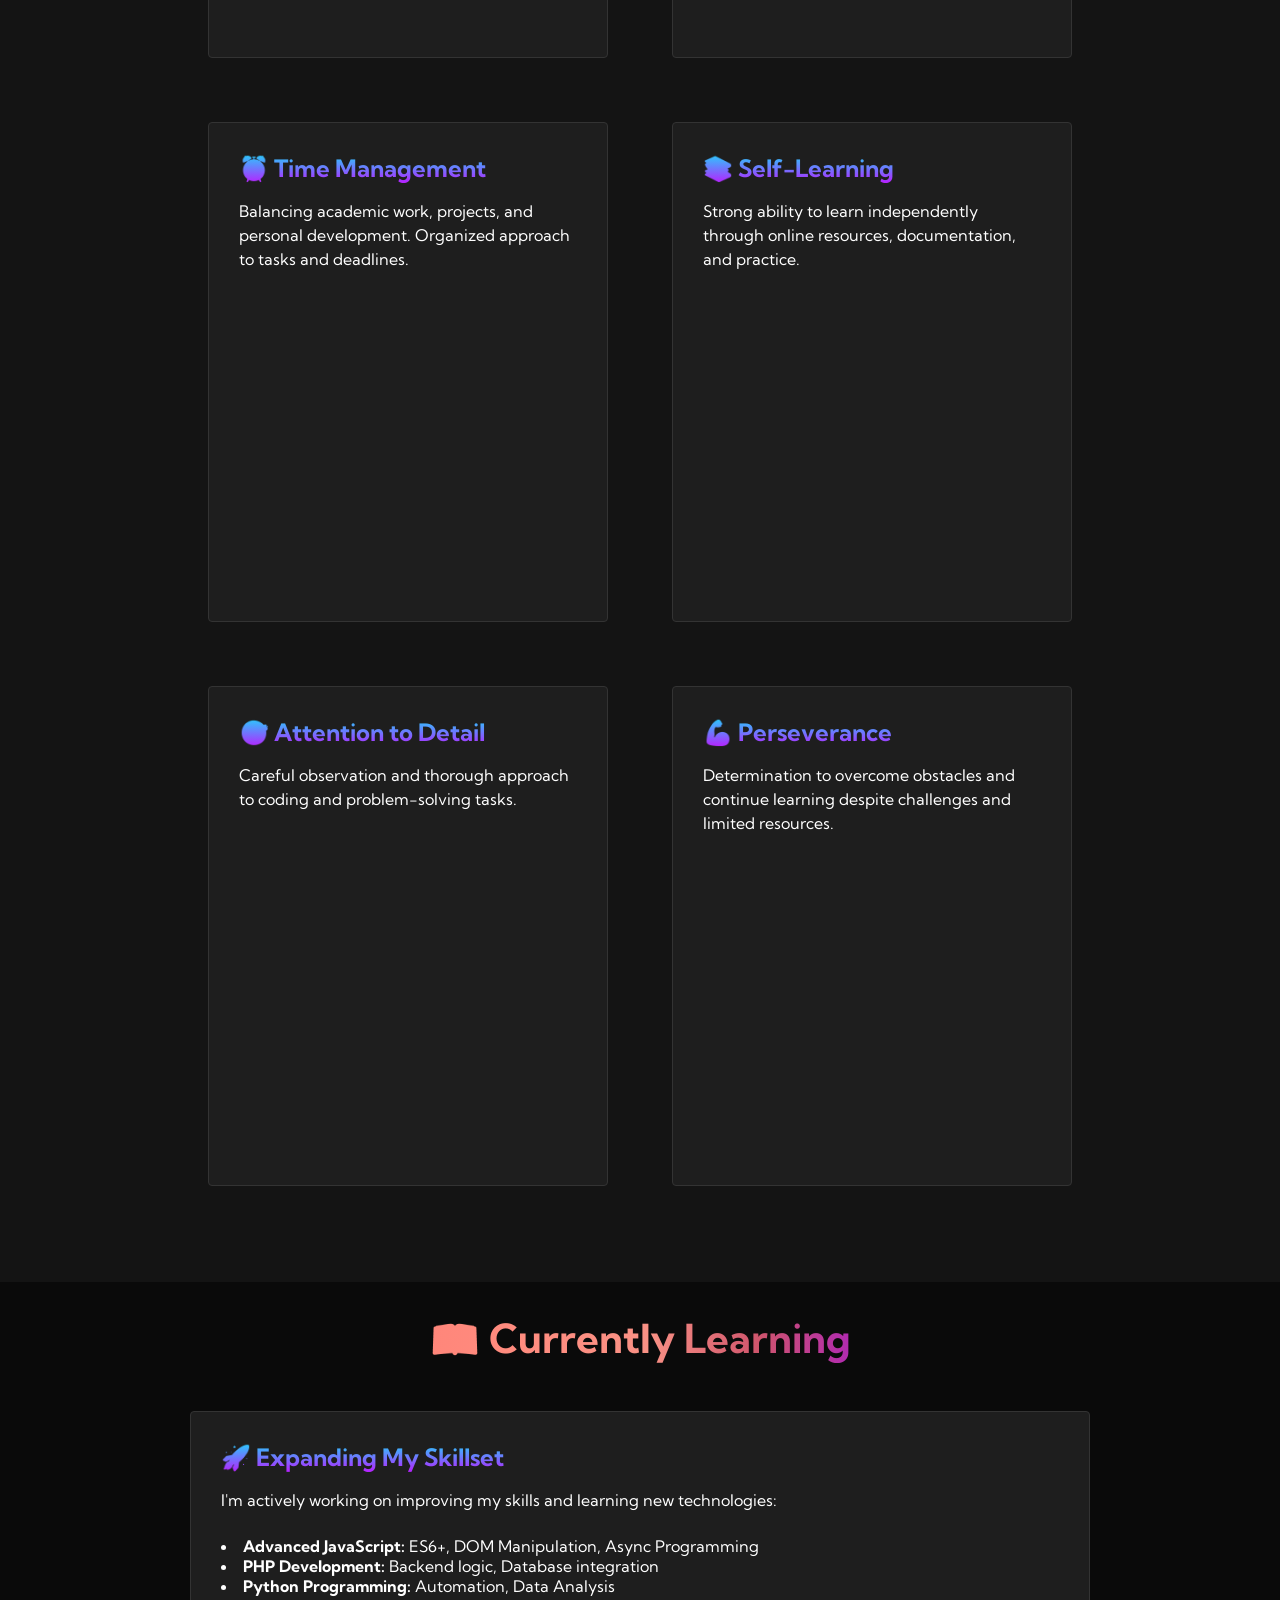
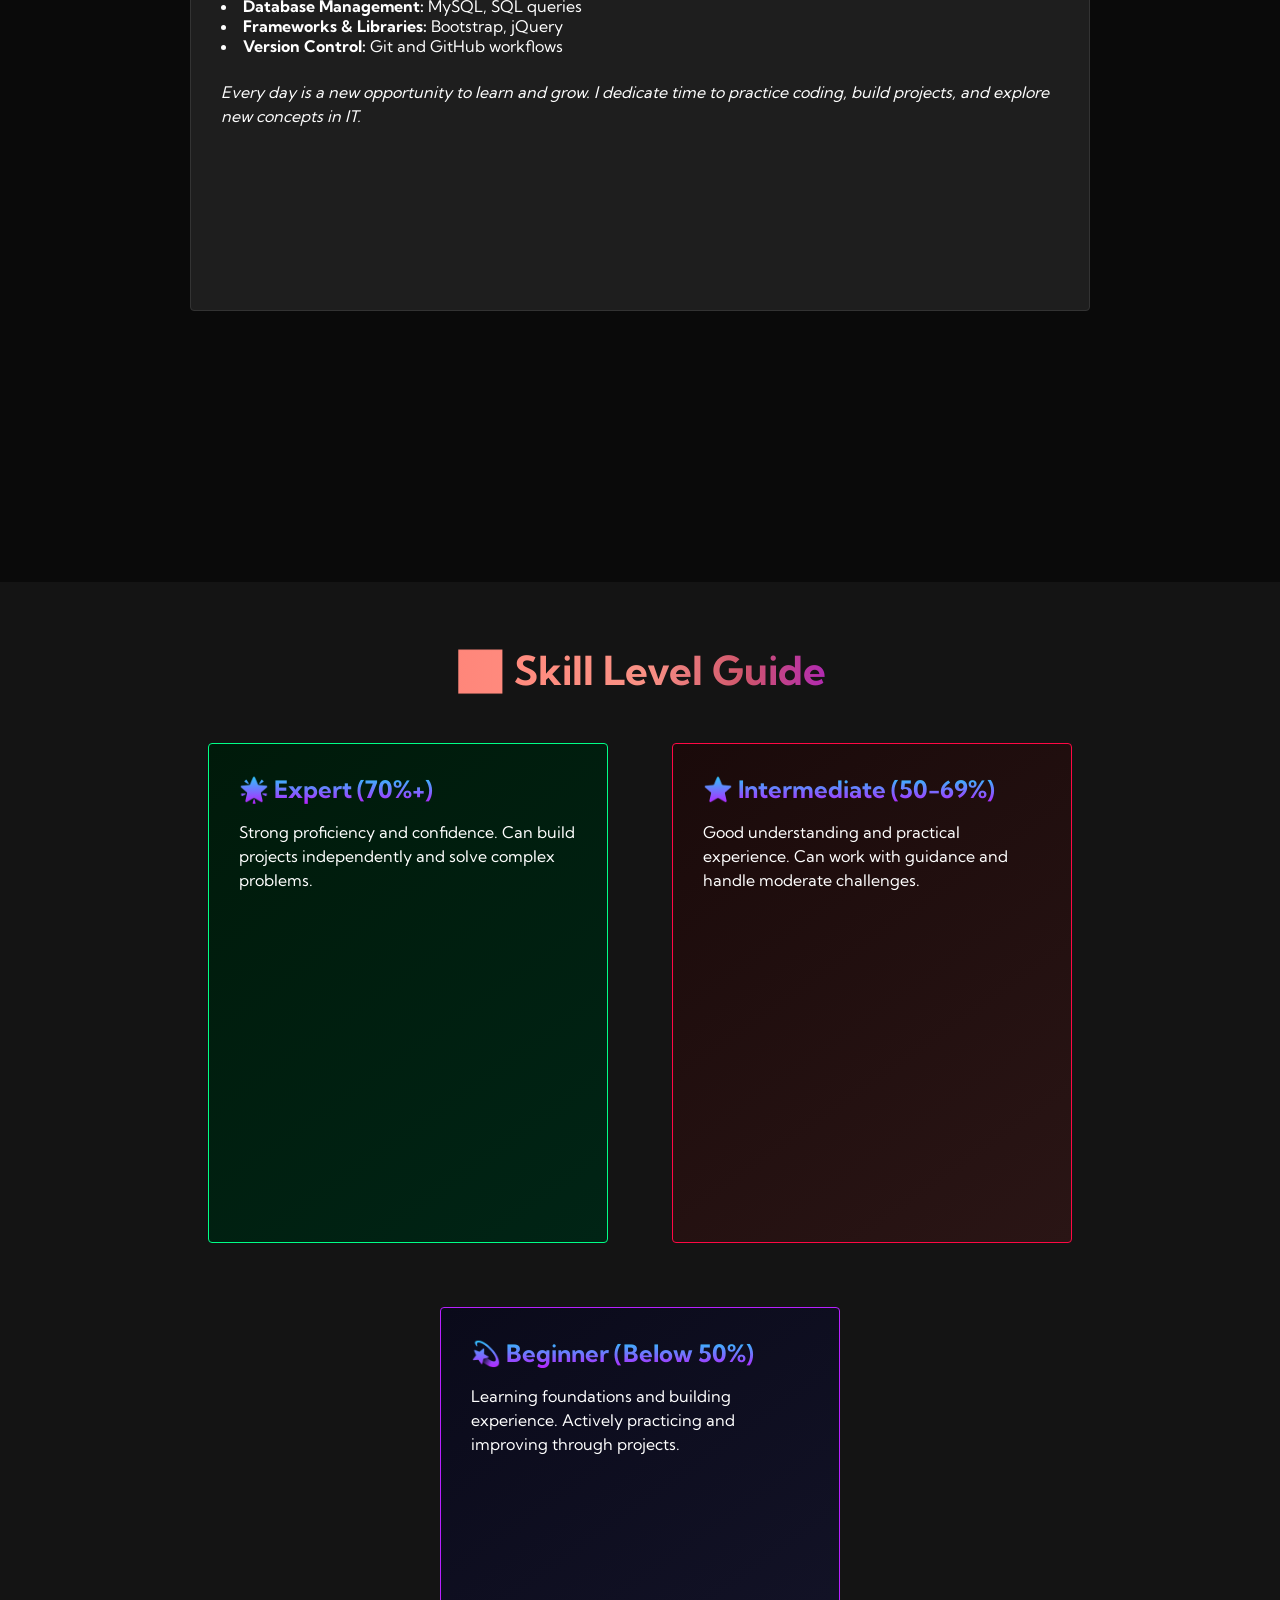
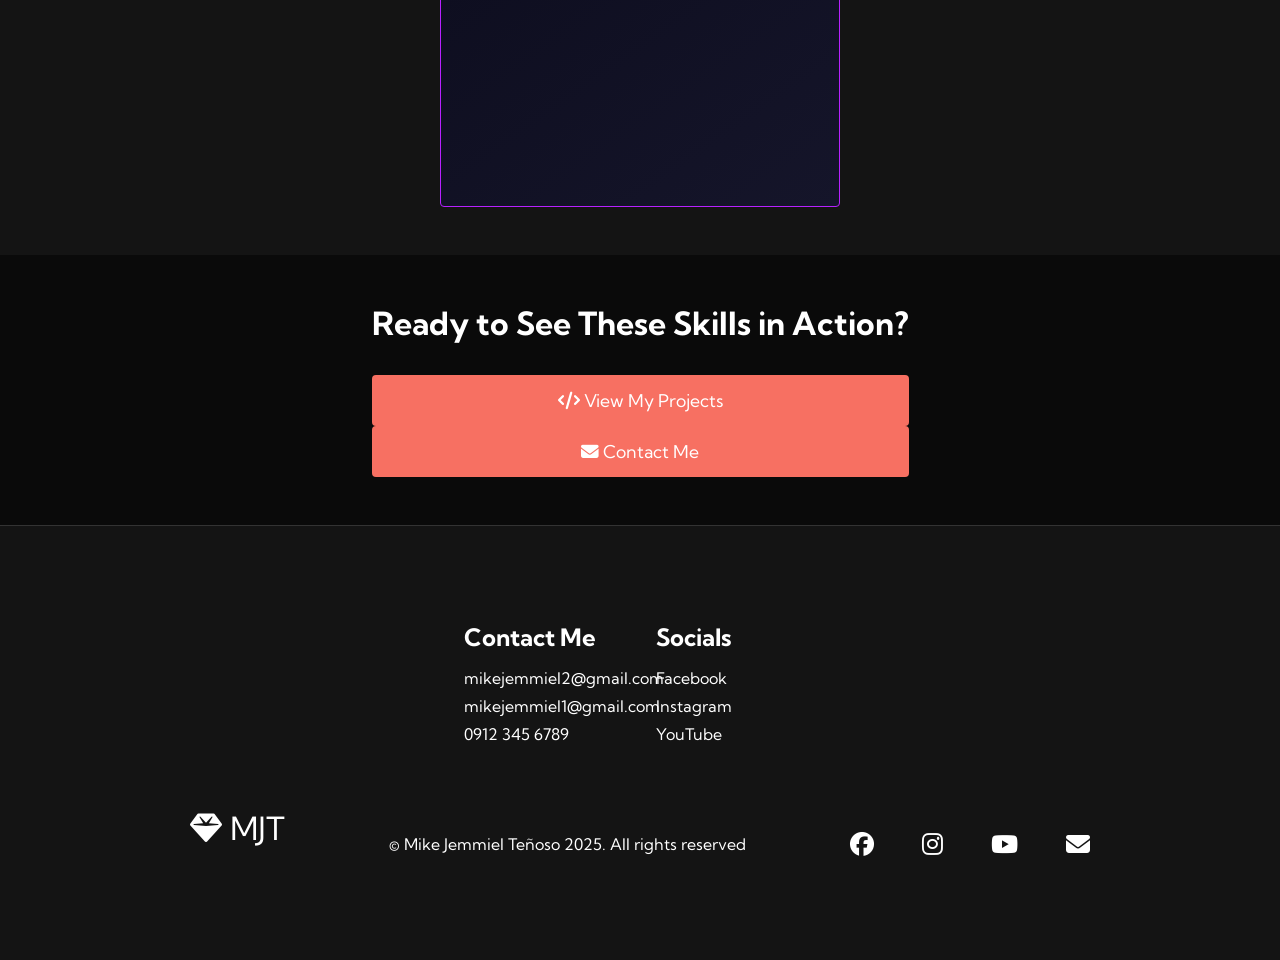
<file: skills.html>
<!DOCTYPE html>
<html lang="en">

<head>
    <meta charset="UTF-8" />
    <meta name="viewport" content="width=device-width, initial-scale=1.0, maximum-scale=1" />
    <meta property="og:title" content="My Skills | Mike Jemmiel Teñoso" />
    <meta property="og:description" content="Technical skills and expertise of Mike Jemmiel Teñoso – BSIT Student" />
    
    <!-- Fonts -->
    <link rel="preconnect" href="https://fonts.googleapis.com">
    <link rel="preconnect" href="https://fonts.gstatic.com" crossorigin>
    <link href="https://fonts.googleapis.com/css2?family=Kumbh+Sans:wght@300;400;700&display=swap" rel="stylesheet">

    <!-- Font Awesome -->
    <link rel="stylesheet" href="https://cdnjs.cloudflare.com/ajax/libs/font-awesome/6.4.0/css/all.min.css">

    <!-- Custom CSS -->
    <link rel="stylesheet" href="custom.css">

    <style>
        /* Skills Progress Bar Styles */
        .skill-item {
            margin-bottom: 2rem;
        }

        .skill-header {
            display: flex;
            justify-content: space-between;
            align-items: center;
            margin-bottom: 0.5rem;
        }

        .skill-name {
            font-size: 1.2rem;
            font-weight: 600;
            color: #fff;
        }

        .skill-percentage {
            font-size: 1.1rem;
            font-weight: 700;
            background: linear-gradient(135deg, #ff0844, #ffb199);
            -webkit-background-clip: text;
            -webkit-text-fill-color: transparent;
        }

        .skill-bar-container {
            width: 100%;
            height: 25px;
            background: #0a0a0a;
            border-radius: 50px;
            overflow: hidden;
            box-shadow: inset 0 2px 8px rgba(0, 0, 0, 0.5);
            position: relative;
        }

        .skill-bar {
            height: 100%;
            background: linear-gradient(90deg, #ff0844, #ffb199, #b721ff);
            border-radius: 50px;
            display: flex;
            align-items: center;
            justify-content: flex-end;
            padding-right: 10px;
            transition: width 2s ease-out;
            box-shadow: 0 0 20px rgba(255, 8, 68, 0.5);
            position: relative;
            overflow: hidden;
        }

        .skill-bar::before {
            content: '';
            position: absolute;
            top: 0;
            left: -100%;
            width: 100%;
            height: 100%;
            background: linear-gradient(90deg, transparent, rgba(255, 255, 255, 0.3), transparent);
            animation: shine 3s infinite;
        }

        @keyframes shine {
            0% { left: -100%; }
            100% { left: 200%; }
        }

        .skill-bar.animate {
            animation: slideIn 1.5s ease-out;
        }

        @keyframes slideIn {
            from {
                width: 0%;
            }
        }

        /* Skill Level Colors */
        .skill-level-expert .skill-bar {
            background: linear-gradient(90deg, #00ff87, #60efff);
            box-shadow: 0 0 20px rgba(0, 255, 135, 0.5);
        }

        .skill-level-intermediate .skill-bar {
            background: linear-gradient(90deg, #ff0844, #ffb199);
            box-shadow: 0 0 20px rgba(255, 8, 68, 0.5);
        }

        .skill-level-beginner .skill-bar {
            background: linear-gradient(90deg, #b721ff, #21d4fd);
            box-shadow: 0 0 20px rgba(183, 33, 255, 0.5);
        }

        /* Skill Category Cards */
        .skills-category {
            width: 100%;
            max-width: 900px;
            margin: 0 auto 3rem auto;
        }

        .category-title {
            font-size: 2rem;
            margin-bottom: 2rem;
            text-align: center;
            background: linear-gradient(135deg, #ff0844, #ffb199, #b721ff);
            -webkit-background-clip: text;
            -webkit-text-fill-color: transparent;
        }
    </style>

    <title>My Skills | Mike Jemmiel Teñoso</title>
</head>

<body>
    <!-- Navbar Section -->
    <nav class="navbar">
        <div class="navbar__container">
            <a href="index.html" class="navbar__logo" id="navbar__logo">
                <i class="fas fa-gem"></i> MJT
            </a>

            <div class="navbar__toggle" id="mobile-menu">
                <span class="bar"></span>
                <span class="bar"></span>
                <span class="bar"></span>
            </div>

            <ul class="navbar__menu">
    <li class="navbar__item"><a href="index.html" class="navbar__links">Home</a></li>
    <li class="navbar__item"><a href="about.html" class="navbar__links">About</a></li>
    <li class="navbar__item"><a href="skills.html" class="navbar__links">Skills</a></li>
    <li class="navbar__item"><a href="projects.html" class="navbar__links">Projects</a></li>
    <li class="navbar__btn"><a href="index.html#contact" class="button">Contact Me</a></li>
            </ul>
        </div>
    </nav>

    <!-- Skills Hero Section -->
    <div class="main" style="height: 40vh;">
        <div class="main__container" style="height: 40vh;">
            <div class="main__content" style="text-align: center; grid-column: 1 / -1;">
                <h1 style="font-size: 3.5rem;">MY SKILLS</h1>
                <p style="font-size: 1.2rem; margin-top: 1rem;">My technical expertise and proficiency levels</p>
            </div>
        </div>
    </div>

    <!-- Programming Languages Section -->
    <div class="services" style="padding-top: 2rem;">
        <div class="services__container">
            <div class="services__card skills-category">
                <h2 class="category-title">💻 Programming Languages</h2>

                <!-- HTML -->
                <div class="skill-item">
                    <div class="skill-header">
                        <span class="skill-name"><i class="fab fa-html5"></i> HTML</span>
                        <span class="skill-percentage">78%</span>
                    </div>
                    <div class="skill-bar-container">
                        <div class="skill-bar skill-level-expert animate" style="width: 78%;"></div>
                    </div>
                </div>

                <!-- CSS -->
                <div class="skill-item">
                    <div class="skill-header">
                        <span class="skill-name"><i class="fab fa-css3-alt"></i> CSS</span>
                        <span class="skill-percentage">57%</span>
                    </div>
                    <div class="skill-bar-container">
                        <div class="skill-bar skill-level-intermediate animate" style="width: 57%;"></div>
                    </div>
                </div>

                <!-- JavaScript -->
                <div class="skill-item">
                    <div class="skill-header">
                        <span class="skill-name"><i class="fab fa-js"></i> JavaScript</span>
                        <span class="skill-percentage">33%</span>
                    </div>
                    <div class="skill-bar-container">
                        <div class="skill-bar skill-level-beginner animate" style="width: 33%;"></div>
                    </div>
                </div>

                <!-- C++ -->
                <div class="skill-item">
                    <div class="skill-header">
                        <span class="skill-name"><i class="fas fa-code"></i> C++</span>
                        <span class="skill-percentage">65%</span>
                    </div>
                    <div class="skill-bar-container">
                        <div class="skill-bar skill-level-intermediate animate" style="width: 65%;"></div>
                    </div>
                </div>

                <!-- PHP -->
                <div class="skill-item">
                    <div class="skill-header">
                        <span class="skill-name"><i class="fab fa-php"></i> PHP</span>
                        <span class="skill-percentage">32%</span>
                    </div>
                    <div class="skill-bar-container">
                        <div class="skill-bar skill-level-beginner animate" style="width: 32%;"></div>
                    </div>
                </div>

                <!-- Python -->
                <div class="skill-item">
                    <div class="skill-header">
                        <span class="skill-name"><i class="fab fa-python"></i> Python</span>
                        <span class="skill-percentage">45%</span>
                    </div>
                    <div class="skill-bar-container">
                        <div class="skill-bar skill-level-beginner animate" style="width: 45%;"></div>
                    </div>
                </div>

            </div>
        </div>
    </div>

    <!-- Technical Skills Section -->
    <div class="services" style="background: #0a0a0a;">
        <h1>Technical Skills</h1>
        <div class="services__container">
            
            <div class="services__card">
                <h2>🌐 Web Development</h2>
                <ul>
                    <li>HTML & CSS Fundamentals</li>
                    <li>Responsive Web Design</li>
                    <li>JavaScript Programming</li>
                    <li>Frontend Development</li>
                    <li>Basic PHP Backend</li>
                </ul>
            </div>

            <div class="services__card">
                <h2>💾 Programming</h2>
                <ul>
                    <li>Object-Oriented Programming (C++)</li>
                    <li>Algorithm Design</li>
                    <li>Data Structures</li>
                    <li>Problem Solving</li>
                    <li>Code Debugging</li>
                </ul>
            </div>

            <div class="services__card">
                <h2>🖥️ Software & Tools</h2>
                <ul>
                    <li>MS Office Suite</li>
                    <li>Visual Studio Code</li>
                    <li>Git & GitHub</li>
                    <li>Video/Photo Editing</li>
                    <li>System Analysis</li>
                </ul>
            </div>

            <div class="services__card">
                <h2>🎨 Design & Media</h2>
                <ul>
                    <li>UI/UX Basics</li>
                    <li>Photo Editing</li>
                    <li>Video Editing</li>
                    <li>Content Creation</li>
                    <li>Digital Design</li>
                </ul>
            </div>

        </div>
    </div>

    <!-- Soft Skills Section -->
    <div class="services">
        <h1>Soft Skills</h1>
        <div class="services__container">
            
            <div class="services__card">
                <h2>🧠 Problem Solving</h2>
                <p>Analytical thinking and logical approach to challenges. Breaking down complex problems into manageable solutions.</p>
            </div>

            <div class="services__card">
                <h2>🔄 Adaptability</h2>
                <p>Quick learner who adapts to new technologies and environments. Flexible in facing different challenges and situations.</p>
            </div>

            <div class="services__card">
                <h2>⏰ Time Management</h2>
                <p>Balancing academic work, projects, and personal development. Organized approach to tasks and deadlines.</p>
            </div>

            <div class="services__card">
                <h2>📚 Self-Learning</h2>
                <p>Strong ability to learn independently through online resources, documentation, and practice.</p>
            </div>

            <div class="services__card">
                <h2>🎯 Attention to Detail</h2>
                <p>Careful observation and thorough approach to coding and problem-solving tasks.</p>
            </div>

            <div class="services__card">
                <h2>💪 Perseverance</h2>
                <p>Determination to overcome obstacles and continue learning despite challenges and limited resources.</p>
            </div>

        </div>
    </div>

    <!-- Currently Learning Section -->
    <div class="services" style="background: #0a0a0a;">
        <h1>📖 Currently Learning</h1>
        <div class="services__container">
            
            <div class="services__card" style="width: 100%; max-width: 900px;">
                <h2>🚀 Expanding My Skillset</h2>
                <p>I'm actively working on improving my skills and learning new technologies:</p>
                <ul style="margin-top: 1rem;">
                    <li><strong>Advanced JavaScript:</strong> ES6+, DOM Manipulation, Async Programming</li>
                    <li><strong>PHP Development:</strong> Backend logic, Database integration</li>
                    <li><strong>Python Programming:</strong> Automation, Data Analysis</li>
                    <li><strong>Database Management:</strong> MySQL, SQL queries</li>
                    <li><strong>Frameworks & Libraries:</strong> Bootstrap, jQuery</li>
                    <li><strong>Version Control:</strong> Git and GitHub workflows</li>
                </ul>
                <p style="margin-top: 1.5rem; font-style: italic;">Every day is a new opportunity to learn and grow. I dedicate time to practice coding, build projects, and explore new concepts in IT.</p>
            </div>

        </div>
    </div>

    <!-- Skill Level Legend -->
    <div class="services" style="padding: 2rem 0; min-height: auto;">
        <h1>📊 Skill Level Guide</h1>
        <div class="services__container">
            
            <div class="services__card" style="background: linear-gradient(145deg, #001a0a, #002415); border-color: #00ff87;">
                <h2 style="color: #00ff87;">🌟 Expert (70%+)</h2>
                <p>Strong proficiency and confidence. Can build projects independently and solve complex problems.</p>
            </div>

            <div class="services__card" style="background: linear-gradient(145deg, #1a0a0a, #2a1515); border-color: #ff0844;">
                <h2 style="color: #ff0844;">⭐ Intermediate (50-69%)</h2>
                <p>Good understanding and practical experience. Can work with guidance and handle moderate challenges.</p>
            </div>

            <div class="services__card" style="background: linear-gradient(145deg, #0a0a1a, #15152a); border-color: #b721ff;">
                <h2 style="color: #b721ff;">💫 Beginner (Below 50%)</h2>
                <p>Learning foundations and building experience. Actively practicing and improving through projects.</p>
            </div>

        </div>
    </div>

    <!-- Call to Action -->
    <div class="services" style="padding: 3rem 0; min-height: auto; background: #0a0a0a;">
        <div style="text-align: center;">
            <h2 style="color: white; margin-bottom: 2rem; font-size: 2rem;">Ready to See These Skills in Action?</h2>
            <a href="projects.html" class="button" style="display: inline-block; padding: 15px 40px; font-size: 1.1rem; text-decoration: none; margin-right: 1rem;">
                <i class="fas fa-code"></i> View My Projects
            </a>
            <a href="index.html#contact" class="button" style="display: inline-block; padding: 15px 40px; font-size: 1.1rem; text-decoration: none;">
                <i class="fas fa-envelope"></i> Contact Me
            </a>
        </div>
    </div>

    <!-- Footer Section -->
    <div class="footer__container" id="contact">
        <div class="footer__links">
            <div class="footer__link-wrapper">
                <div class="footer__link-items">
                    <h2>Contact Me</h2>
                    <a href="mailto:mikejemmiel2@gmail.com">mikejemmiel2@gmail.com</a>
                    <a href="mailto:mikejemmiel1@gmail.com">mikejemmiel1@gmail.com</a>
                    <a href="tel:+639000000000">0912 345 6789</a>
                </div>
                <div class="footer__link-items">
                    <h2>Socials</h2>
                    <a href="https://www.facebook.com/mikejemmiel.tenoso" target="_blank">Facebook</a>
                    <a href="https://www.instagram.com/dankunwel12" target="_blank">Instagram</a>
                    <a href="https://youtube.com/@mikejemmieltenoso3685" target="_blank">YouTube</a>
                </div>
            </div>
        </div>
        <section class="social__media">
            <div class="social__media-wrap">
                <div class="footer__logo">
                    <a href="index.html" id="footer__logo"><i class="fas fa-gem"></i> MJT</a>
                </div>
                <p class="website__rights">© Mike Jemmiel Teñoso 2025. All rights reserved</p>
                <div class="social__icons">
                    <a href="https://www.facebook.com/mikejemmiel.tenoso" class="social__icon-link" target="_blank">
                        <i class="fab fa-facebook"></i>
                    </a>
                    <a href="https://www.instagram.com/dankunwel12" class="social__icon-link" target="_blank">
                        <i class="fab fa-instagram"></i>
                    </a>
                    <a href="https://youtube.com/@mikejemmieltenoso3685" class="social__icon-link" target="_blank">
                        <i class="fab fa-youtube"></i>
                    </a>
                    <a href="mailto:mikejemmiel2@gmail.com" class="social__icon-link">
                        <i class="fas fa-envelope"></i>
                    </a>
                </div>
            </div>
        </section>
    </div>

    <!-- Main Script -->
    <script src="ey.js"></script>

    <script>
        // Animate skill bars on page load
        window.addEventListener('load', () => {
            const skillBars = document.querySelectorAll('.skill-bar');
            skillBars.forEach((bar, index) => {
                setTimeout(() => {
                    bar.style.width = bar.style.width; // Trigger animation
                }, index * 200);
            });
        });
    </script>
</body>
  </html>
</file>
<file: custom.css>
/* Reset and Base Styles */ 
* {  
    box-sizing: border-box; 
    margin: 0; 
    padding: 0; 
    font-family: 'Kumbh Sans', sans-serif; 
} 
 
body { 
    background-color: #141414; 
} 
 
/* Navbar Section */ 
.navbar { 
    background: #131313; 
    height: 80px; 
    display: flex; 
    justify-content: center; 
    align-items: center; 
    font-size: 1.2rem; 
    position: sticky; 
    top: 0; 
    z-index: 999; 
} 
 
.navbar__container { 
    display: flex; 
    justify-content: space-between; 
    height: 80px; 
    z-index: 1; 
    width: 100%; 
    max-width: 1300px; 
    margin: 0 auto; 
    padding: 0 50px; 
} 
 
#navbar__logo { 
    background-color: #FF8C00; 
    background-image: linear-gradient(to top, #ff0844 0%, #ffb199 100%); 
    background-size: 100%; 
    background-clip: text; 
    -webkit-background-clip: text; 
    -moz-background-clip: text; 
    -webkit-text-fill-color: transparent;  
    -moz-text-fill-color: transparent; 
    display: flex; 
    align-items: center; 
    cursor: pointer; 
    text-decoration: none; 
    font-size: 2rem; 
}

.fa-gem { 
    margin-right: 0.5rem; 
} 
 
.navbar__menu { 
    display: flex; 
    align-items: center; 
    list-style: none; 
    text-align: center; 
} 
 
.navbar__item { 
    height: 80px; 
} 
 
.navbar__links { 
    color: #fff; 
    display: flex; 
    align-items: center; 
    justify-content: center; 
    text-decoration: none; 
    padding: 0 1rem; 
    height: 100%; 
} 
 
.navbar__btn { 
    display: flex; 
    justify-content: center; 
    align-items: center; 
    padding: 0 1rem; 
    width: 100%; 
} 
 
.button { 
    display: flex; 
    justify-content: center; 
    align-items: center; 
    text-decoration: none; 
    padding: 10px 20px; 
    height: 100%; 
    width: 100%; 
    border: none; 
    outline: none; 
    border-radius: 4px; 
    background: #f77062; 
    color: #fff; 
    cursor: pointer; 
} 
 
.button:hover { 
    background: #4837ff; 
    transition: all 0.3s ease; 
} 
 
.navbar__links:hover { 
    color: #f77062; 
    transition: all 0.3s ease; 
} 
 
/* Mobile Menu */ 
.navbar__toggle { 
    display: none; 
} 
 
@media screen and (max-width: 960px) { 
    .navbar__container { 
        display: flex; 
        justify-content: space-between; 
        height: 80px; 
        z-index: 1; 
        width: 100%; 
        max-width: 1300px; 
        padding: 0; 
    } 
   
    .navbar__menu {  
        display: grid; 
        grid-template-columns: auto; 
        margin: 0; 
        width: 100%; 
        position: absolute; 
        top: -1000px; 
        opacity: 0;  
        transition: all 0.5s ease; 
        height: 50vh; 
        z-index: -1; 
        background: #131313; 
    } 
   
    .navbar__menu.active { 
        background: #131313; 
        top: 100%; 
        opacity: 1; 
        transition: all 0.5s ease; 
        z-index: 99; 
        height: 60vh; 
        font-size: 1.6rem; 
    } 
   
    #navbar__logo { 
        padding-left: 25px; 
    } 
   
    .navbar__toggle { 
        display: block; 
        position: absolute; 
        top: 20%; 
        right: 5%; 
        transform: translate(5%, 20%); 
        cursor: pointer; 
    } 
 
    .navbar__toggle .bar { 
        width: 25px; 
        height: 3px; 
        margin: 5px auto; 
        transition: all 0.3s ease-in-out; 
        background: #fff; 
        display: block; 
    } 
   
    .navbar__item { 
        width: 100%; 
    } 
   
    .navbar__links { 
        text-align: center; 
        padding: 2rem; 
        width: 100%; 
        display: table; 
    } 
   
    .navbar__btn { 
        padding-bottom: 2rem; 
    } 
   
    .button { 
        display: flex; 
        justify-content: center; 
        align-items: center; 
        width: 80%; 
        height: 80px; 
        margin: 0 auto; 
    } 
   
    .navbar__toggle.is-active .bar:nth-child(2) { 
        opacity: 0; 
    } 
   
    .navbar__toggle.is-active .bar:nth-child(1) { 
        transform: translateY(8px) rotate(45deg); 
    } 
   
    .navbar__toggle.is-active .bar:nth-child(3) { 
        transform: translateY(-8px) rotate(-45deg); 
    } 
} 
 
/* Hero Section */
.main {
  background-color: #141414;
}

.main__container {
  display: grid;
  grid-template-columns: 1fr 1fr;
  align-items: center;
  justify-self: center;
  margin: 0 auto;
  height: 90vh;
  background-color: #141414;
  z-index: 1;
  width: 100%;
  max-width: 1300px;
  padding: 0 50px;
}

.main__content h1 {
  font-size: 4rem;
  background-color: #0bcbe0;
  background-image: linear-gradient(to top, #ff0844 0%, #ffb199 100%);
  background-size: 100%;
  -webkit-background-clip: text;
  -moz-background-clip: text;
  -webkit-text-fill-color: transparent;
  -moz-text-fill-color: transparent;
}

.main__content h2 {
  font-size: 4rem;
  background-color: #ff8177;
  background-image: linear-gradient(to top, #b721ff 0%, #21d4fd 100%);
  background-size: 100%;
  -webkit-background-clip: text;
  -moz-background-clip: text;
  -webkit-text-fill-color: transparent;
  -moz-text-fill-color: transparent;
}

.main__content p {
  margin-top: 1rem;
  font-size: 2rem;
  font-weight: 700;
  color: #fff;
}

.main__btn {
  font-size: 1rem;
  background-image: linear-gradient(to top, #f77062 0%, #fe5196 100%);
  padding: 14px 32px;
  border: none;
  border-radius: 4px;
  color: #fff;
  margin-top: 2rem;
  cursor: pointer;
  position: relative;
  transition: all 0.35s;
  outline: none;
  text-decoration: none;
  display: inline-block;
}

.main__btn a {
  position: relative;
  z-index: 2;
  color: #fff;
  text-decoration: none;
}

.main__btn:after {
  position: absolute;
  content: '';
  top: 0;
  left: 0;
  width: 0;
  height: 100%;
  background: #4837ff;
  transition: all 0.35s;
  border-radius: 4px;
  z-index: 1;
}

.main__btn span {
  position: relative;
  z-index: 2;
}

.main__btn:hover {
  color: #fff;
}

.main__btn:hover:after {
  width: 100%;
}

.main__img-container {
  text-align: center;
}

#main__img {
  height: 80%;
  width: 80%;
  border-radius: 10px;
  object-fit: cover;
}

/* Circular Profile Photo with Glowing Border Design */
.profile__photo-container {
  display: inline-block;
  position: relative;
  margin-bottom: 2rem;
  animation: float 3s ease-in-out infinite;
}

.profile__photo {
  width: 200px;
  height: 200px;
  border-radius: 50%;
  object-fit: cover;
  border: 5px solid transparent;
  background: linear-gradient(#141414, #141414) padding-box,
              linear-gradient(135deg, #ff0844, #ffb199, #b721ff, #21d4fd) border-box;
  box-shadow: 0 0 30px rgba(255, 8, 68, 0.5),
              0 0 60px rgba(183, 33, 255, 0.3),
              0 0 90px rgba(33, 212, 253, 0.2);
  transition: all 0.4s ease;
}

.profile__photo:hover {
  transform: scale(1.05) rotate(5deg);
  box-shadow: 0 0 40px rgba(255, 8, 68, 0.8),
              0 0 80px rgba(183, 33, 255, 0.6),
              0 0 120px rgba(33, 212, 253, 0.4);
}

/* Animated border ring effect */
.profile__photo-container::before {
  content: '';
  position: absolute;
  top: -10px;
  left: -10px;
  right: -10px;
  bottom: -10px;
  border-radius: 50%;
  background: linear-gradient(135deg, #ff0844, #ffb199, #b721ff, #21d4fd);
  z-index: -1;
  opacity: 0.3;
  animation: pulse 2s ease-in-out infinite;
}

/* Floating animation */
@keyframes float {
  0%, 100% {
    transform: translateY(0px);
  }
  50% {
    transform: translateY(-10px);
  }
}

/* Pulse animation for outer glow */
@keyframes pulse {
  0%, 100% {
    transform: scale(1);
    opacity: 0.3;
  }
  50% {
    transform: scale(1.1);
    opacity: 0.5;
  }
      }
 
/* Mobile Responsive */ 
@media screen and (max-width: 768px) { 
    .main__container { 
        display: grid; 
        grid-template-columns: auto; 
        align-items: center; 
        justify-self: center; 
        width: 100%; 
        margin: 0 auto; 
        height: 90vh; 
    } 
   
    .main__content { 
        text-align: center; 
        margin-bottom: 4rem; 
    } 
   
    .main__content h1 { 
        font-size: 2.5rem; 
        margin-top: 2rem; 
    } 
   
    .main__content h2 { 
        font-size: 3rem; 
    } 
   
    .main__content p { 
        margin-top: 1rem; 
        font-size: 1.5rem; 
    } 
} 
 
@media screen and (max-width: 480px) { 
    .main__content h1 { 
        font-size: 2rem; 
        margin-top: 3rem; 
    } 
   
    .main__content h2 { 
        font-size: 2rem; 
    } 
   
    .main__content p { 
        margin-top: 2rem; 
        font-size: 1.5rem; 
    } 
    
    .main__btn { 
        padding: 12px 36px; 
        margin: 2.5rem 0; 
    } 
} 
 
/* Services/About/Skills Section CSS */ 
.services { 
    background: #141414; 
    display: flex; 
    flex-direction: column; 
    align-items: center; 
    min-height: 100vh; 
    padding-bottom: 5rem; 
} 
 
.services h1 { 
    background-color: #ff8177; 
    background-image: linear-gradient(to right, #ff8177 0%, #ff867a 0%, #ff8c7f 21%, #f99185 52%, #cf556c 78%, #b12ab1 100%); 
    background-size: 100%; 
    margin-bottom: 2rem; 
    margin-top: 2rem; 
    font-size: 2.5rem; 
    -webkit-background-clip: text; 
    -moz-background-clip: text; 
    -webkit-text-fill-color: transparent; 
    -moz-text-fill-color: transparent; 
} 
 
.services__container { 
    display: flex; 
    justify-content: center; 
    flex-wrap: wrap; 
    gap: 2rem; 
    max-width: 1300px; 
} 
 
.services__card { 
    margin: 1rem; 
    height: 500px; 
    width: 400px; 
    border-radius: 4px; 
    background: #1e1e1e; 
    display: flex; 
    flex-direction: column; 
    justify-content: flex-start; 
    color: #fff; 
    padding: 30px; 
    transition: 0.3s ease-in; 
    position: relative; 
    overflow: hidden; 
    border: 1px solid #333; 
} 
 
.services__card h2 { 
    font-size: 1.5rem; 
    margin-bottom: 1rem; 
    background-image: linear-gradient(to top, #b721ff 0%, #21d4fd 100%); 
    -webkit-background-clip: text; 
    -webkit-text-fill-color: transparent; 
} 
 
.services__card h3 { 
    margin-top: 1rem; 
    margin-bottom: 0.5rem; 
    color: #f77062; 
} 
 
.services__card p { 
    font-size: 1rem; 
    line-height: 1.5; 
    margin-bottom: 0.5rem; 
} 
 
.services__card ul { 
    list-style: inside; 
    margin-top: 0.5rem; 
} 

.services__card img {
    width: 100%;
    border-radius: 10px;
    object-fit: cover;
    margin-bottom: 1rem;
}
 
.services__card button,
.services__card .button { 
    color: #fff; 
    padding: 10px 20px; 
    border: none; 
    outline: none; 
    border-radius: 4px; 
    background: #f77062; 
    font-size: 1rem; 
    cursor: pointer; 
    margin-top: auto; 
    text-decoration: none;
    display: inline-block;
    text-align: center;
} 
 
.services__card button:hover,
.services__card .button:hover { 
    background: #4837ff; 
    transition: all 0.3s ease; 
} 
 
.services__card:hover { 
    transform: scale(1.02); 
    transition: 0.2s ease-in; 
    border-color: #f77062; 
} 
 /* ================================
   Projects Section - "Code Showcase"
   ================================ */

#projects .services__container {
    gap: 2.5rem;
}

#projects .services__card {
    background: linear-gradient(145deg, #1a1a1a, #252525);
    border: 2px solid #333;
    box-shadow: 0 10px 30px rgba(0, 0, 0, 0.5);
    position: relative;
    overflow: visible;
}

#projects .services__card::before {
    content: '</>';
    position: absolute;
    top: 15px;
    right: 15px;
    font-size: 2rem;
    font-weight: bold;
    background: linear-gradient(135deg, #ff0844, #ffb199);
    -webkit-background-clip: text;
    -webkit-text-fill-color: transparent;
    opacity: 0.2;
}

#projects .services__card:hover::before {
    opacity: 0.4;
    transition: opacity 0.3s ease;
}

#projects .services__card:hover {
    border-color: #ff0844;
    box-shadow:
        0 0 30px rgba(255, 8, 68, 0.3),
        0 0 60px rgba(183, 33, 255, 0.2);
}


/* ================================
   Reflection Section - "Thought Bubble"
   ================================ */

#reflection .services {
    background: linear-gradient(180deg, #141414 0%, #0a0a0a 100%);
}

#reflection .services__card {
    background: linear-gradient(135deg, #2a1a2e, #1f1f1f);
    border: 2px solid #4a1a4a;
    box-shadow: 0 15px 40px rgba(183, 33, 255, 0.2);
    position: relative;
}

#reflection .services__card::before {
    content: '💭';
    position: absolute;
    top: -20px;
    left: 20px;
    font-size: 3rem;
    opacity: 0.6;
}

#reflection .services__card h2 {
    background-image: linear-gradient(135deg, #ff0844, #ffb199, #b721ff);
    -webkit-background-clip: text;
    -webkit-text-fill-color: transparent;
    margin-top: 2rem;
}

#reflection .services__card:hover {
    border-color: #b721ff;
    box-shadow:
        0 0 40px rgba(183, 33, 255, 0.4),
        0 0 80px rgba(255, 8, 68, 0.2);
    transform: scale(1.03);
}


/* ================================
   Certificates Section - "Achievement Badge"
   ================================ */

#certificates .services__card {
    background: linear-gradient(145deg, #1e1e1e, #2a2a2a);
    border: 3px solid transparent;
    background-image:
        linear-gradient(145deg, #1e1e1e, #2a2a2a),
        linear-gradient(135deg, #ffd700, #ffed4e, #ffd700);
    background-origin: border-box;
    background-clip: padding-box, border-box;
    box-shadow: 0 10px 35px rgba(255, 215, 0, 0.2);
    position: relative;
}

#certificates .services__card::before {
    content: '🏆';
    position: absolute;
    top: 10px;
    right: 10px;
    font-size: 2rem;
    opacity: 0.4;
}

#certificates .services__card img {
    border: 2px solid #ffd700;
    box-shadow: 0 5px 20px rgba(255, 215, 0, 0.3);
    transition: transform 0.3s ease;
}

#certificates .services__card:hover img {
    transform: scale(1.05);
    box-shadow: 0 10px 30px rgba(255, 215, 0, 0.5);
}

#certificates .services__card:hover {
    box-shadow:
        0 0 40px rgba(255, 215, 0, 0.4),
        0 0 80px rgba(255, 237, 78, 0.2);
    transform: translateY(-5px);
}

#certificates .services__card h3 {
    color: #ffd700;
    text-shadow: 0 0 10px rgba(255, 215, 0, 0.5);
}

/* Footer CSS */ 
.footer__container { 
    background-color: #141414; 
    padding: 5rem 0; 
    display: flex; 
    flex-direction: column; 
    justify-content: center; 
    align-items: center; 
    border-top: 1px solid #333; 
} 
 
#footer__logo { 
    color: #fff; 
    display: flex; 
    align-items: center; 
    cursor: pointer; 
    text-decoration: none; 
    font-size: 2rem; 
    margin-bottom: 2rem; 
} 
 
.footer__links { 
    width: 100%; 
    max-width: 1000px; 
    display: flex; 
    justify-content: center; 
} 
 
.footer__link-wrapper { 
    display: flex; 
} 
 
.footer__link-items { 
    display: flex; 
    flex-direction: column; 
    align-items: flex-start; 
    margin: 16px; 
    text-align: left; 
    width: 160px; 
    box-sizing: border-box; 
} 
 
.footer__link-items h2 { 
    margin-bottom: 16px; 
    color: #fff; 
} 
 
.footer__link-items a {  
    color: #fff; 
    text-decoration: none; 
    margin-bottom: 0.5rem; 
} 
 
.footer__link-items a:hover { 
    color: #e9e9e9; 
    transition: 0.3s ease-out; 
} 
 
/* Social Icons */ 
.social__media { 
    max-width: 1000px; 
    width: 100%; 
} 
 
.social__media-wrap { 
    display: flex; 
    justify-content: space-between; 
    align-items: center; 
    width: 90%; 
    max-width: 1000px; 
    margin: 40px auto 0 auto; 
} 
 
.social__icons { 
    display: flex; 
    justify-content: space-between; 
    align-items: center; 
    width: 240px; 
} 
 
.social__icon-link { 
    color: #fff; 
    font-size: 24px; 
} 
 
.website__rights { 
    color: #fff; 
} 
 
@media screen and (max-width: 820px) {  
    .footer__links { 
        padding-top: 2rem; 
    } 
    
    #footer__logo { 
        margin-bottom: 2rem; 
    } 
 
    .website__rights { 
        margin-bottom: 2rem; 
    } 
 
    .footer__link-wrapper { 
        flex-direction: column; 
    } 
 
    .social__media-wrap { 
        flex-direction: column; 
    } 
} 
 
@media screen and (max-width: 768px) {
    .services__card {
        width: 90%;
        max-width: 500px;
        margin: 1rem auto;
        height: auto;
        padding: 20px;
    }
    
    .services h1 {
        font-size: 2rem;
    }
}

@media screen and (max-width: 480px) {  
    .footer__link-items { 
        margin: 0; 
        padding: 10px; 
        width: 100%; 
    }
    
    .services__card {
        width: 85%;
        max-width: 100%;
        margin: 1rem auto;
        height: auto;
        padding: 15px;
    }
    
    .services__card h2 {
        font-size: 1.2rem;
        margin-bottom: 0.8rem;
    }
    
    .services__card h3 {
        font-size: 1rem;
        margin-top: 0.8rem;
    }
    
    .services__card p {
        font-size: 0.9rem;
        line-height: 1.4;
    }
    
    .services h1 {
        font-size: 1.8rem;
        padding: 0 1rem;
        text-align: center;
    }
        }
</file>
